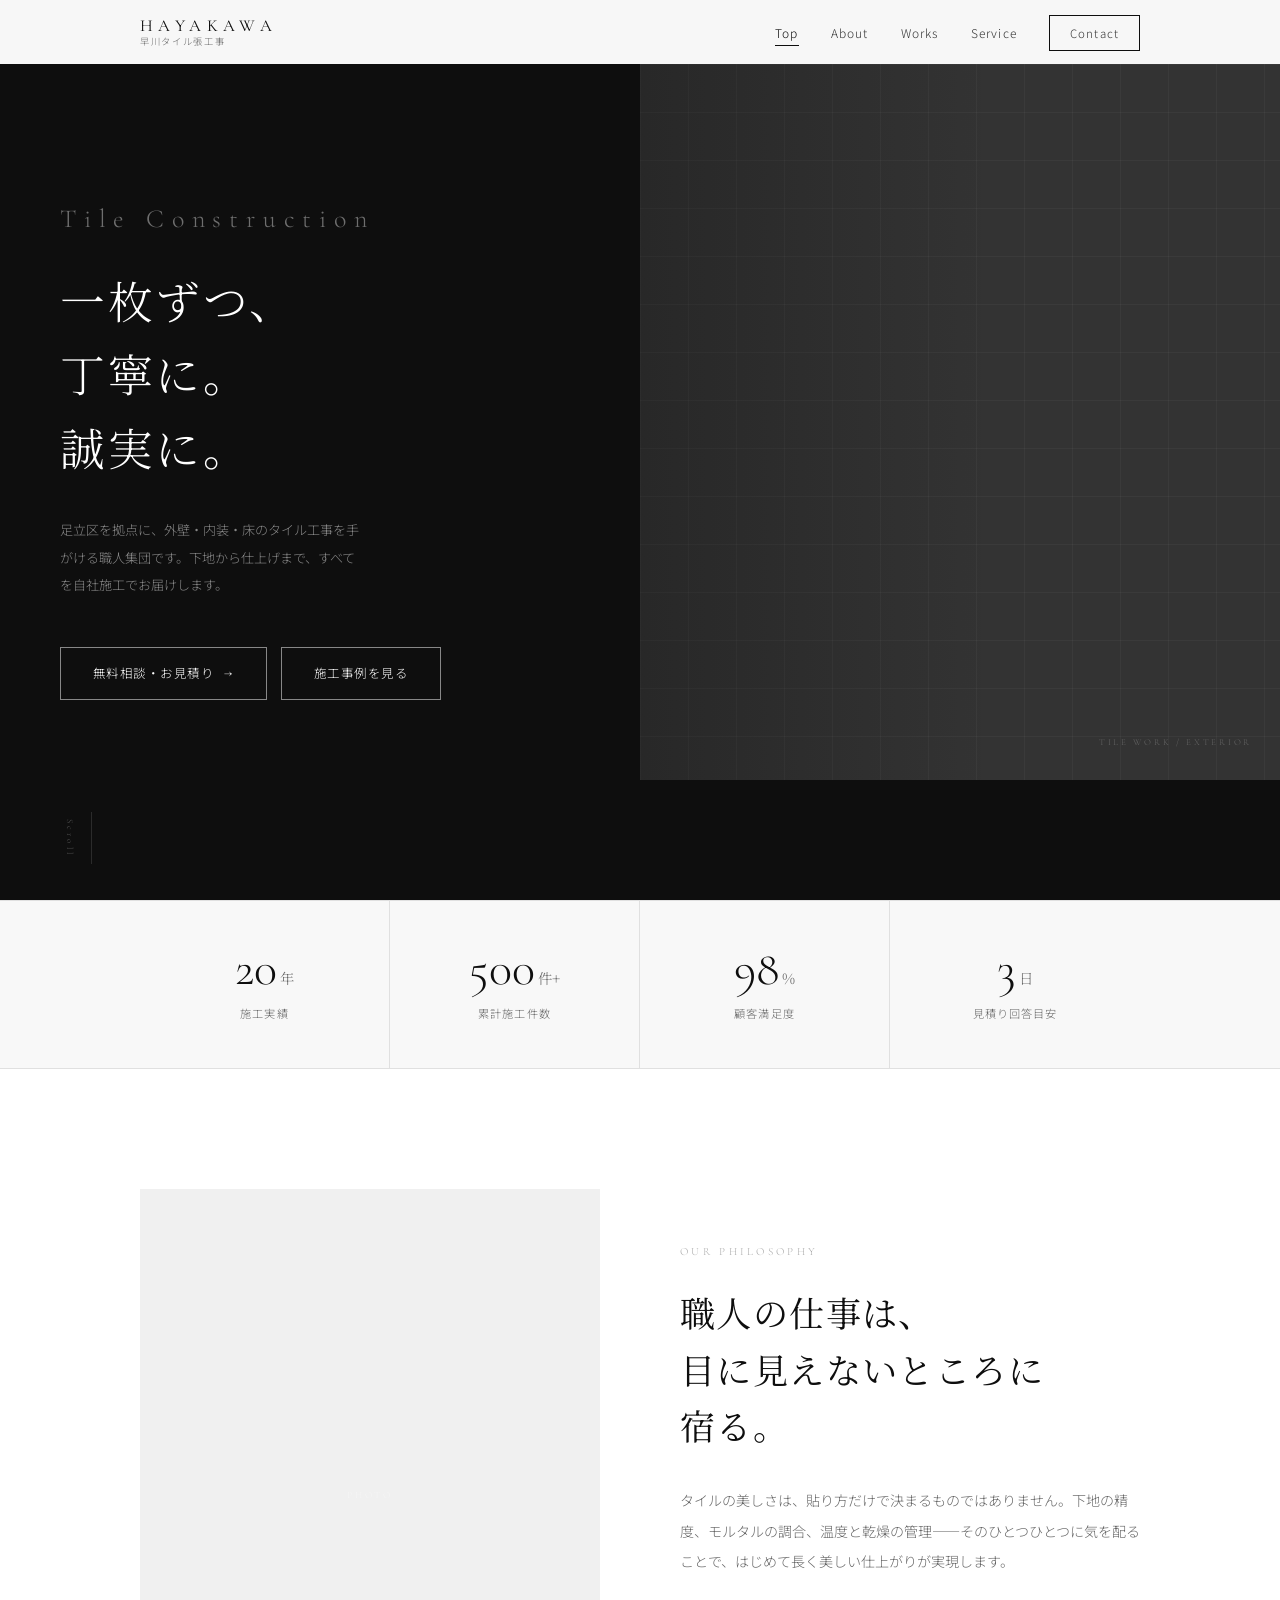
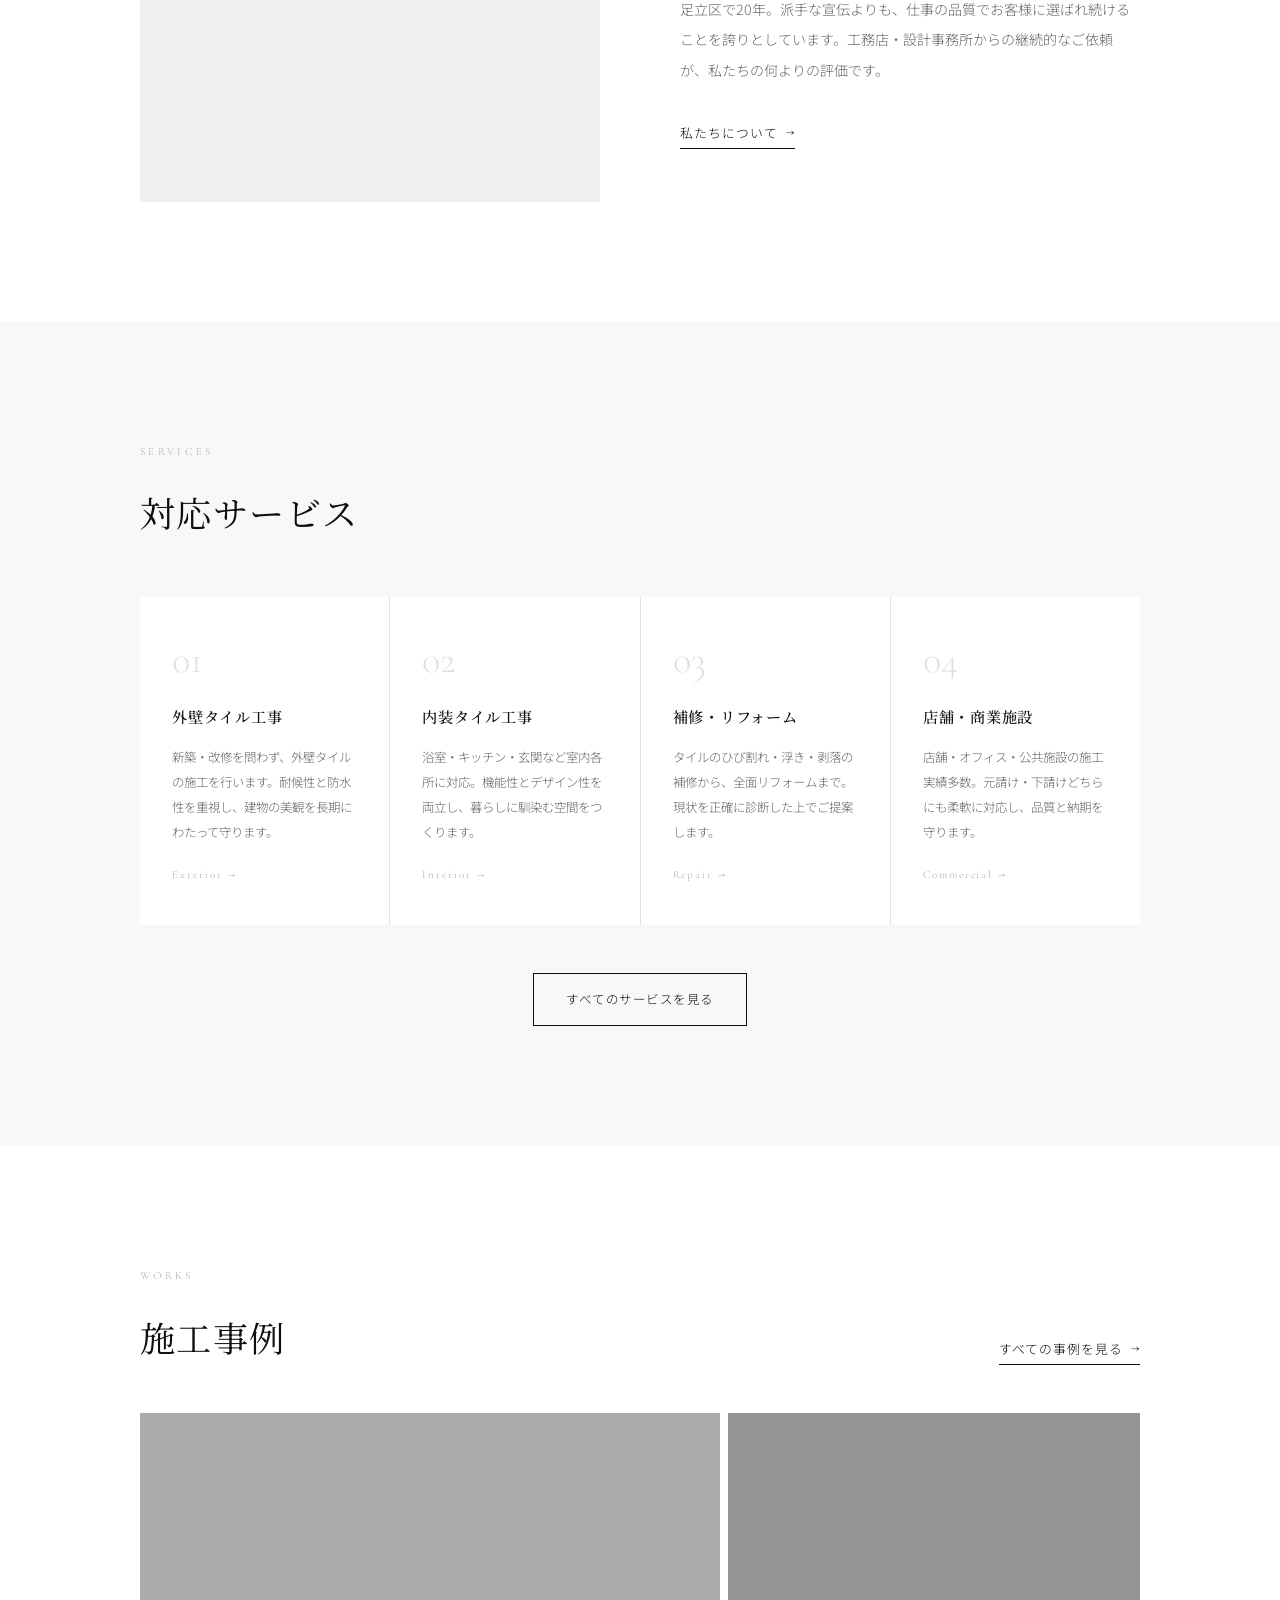
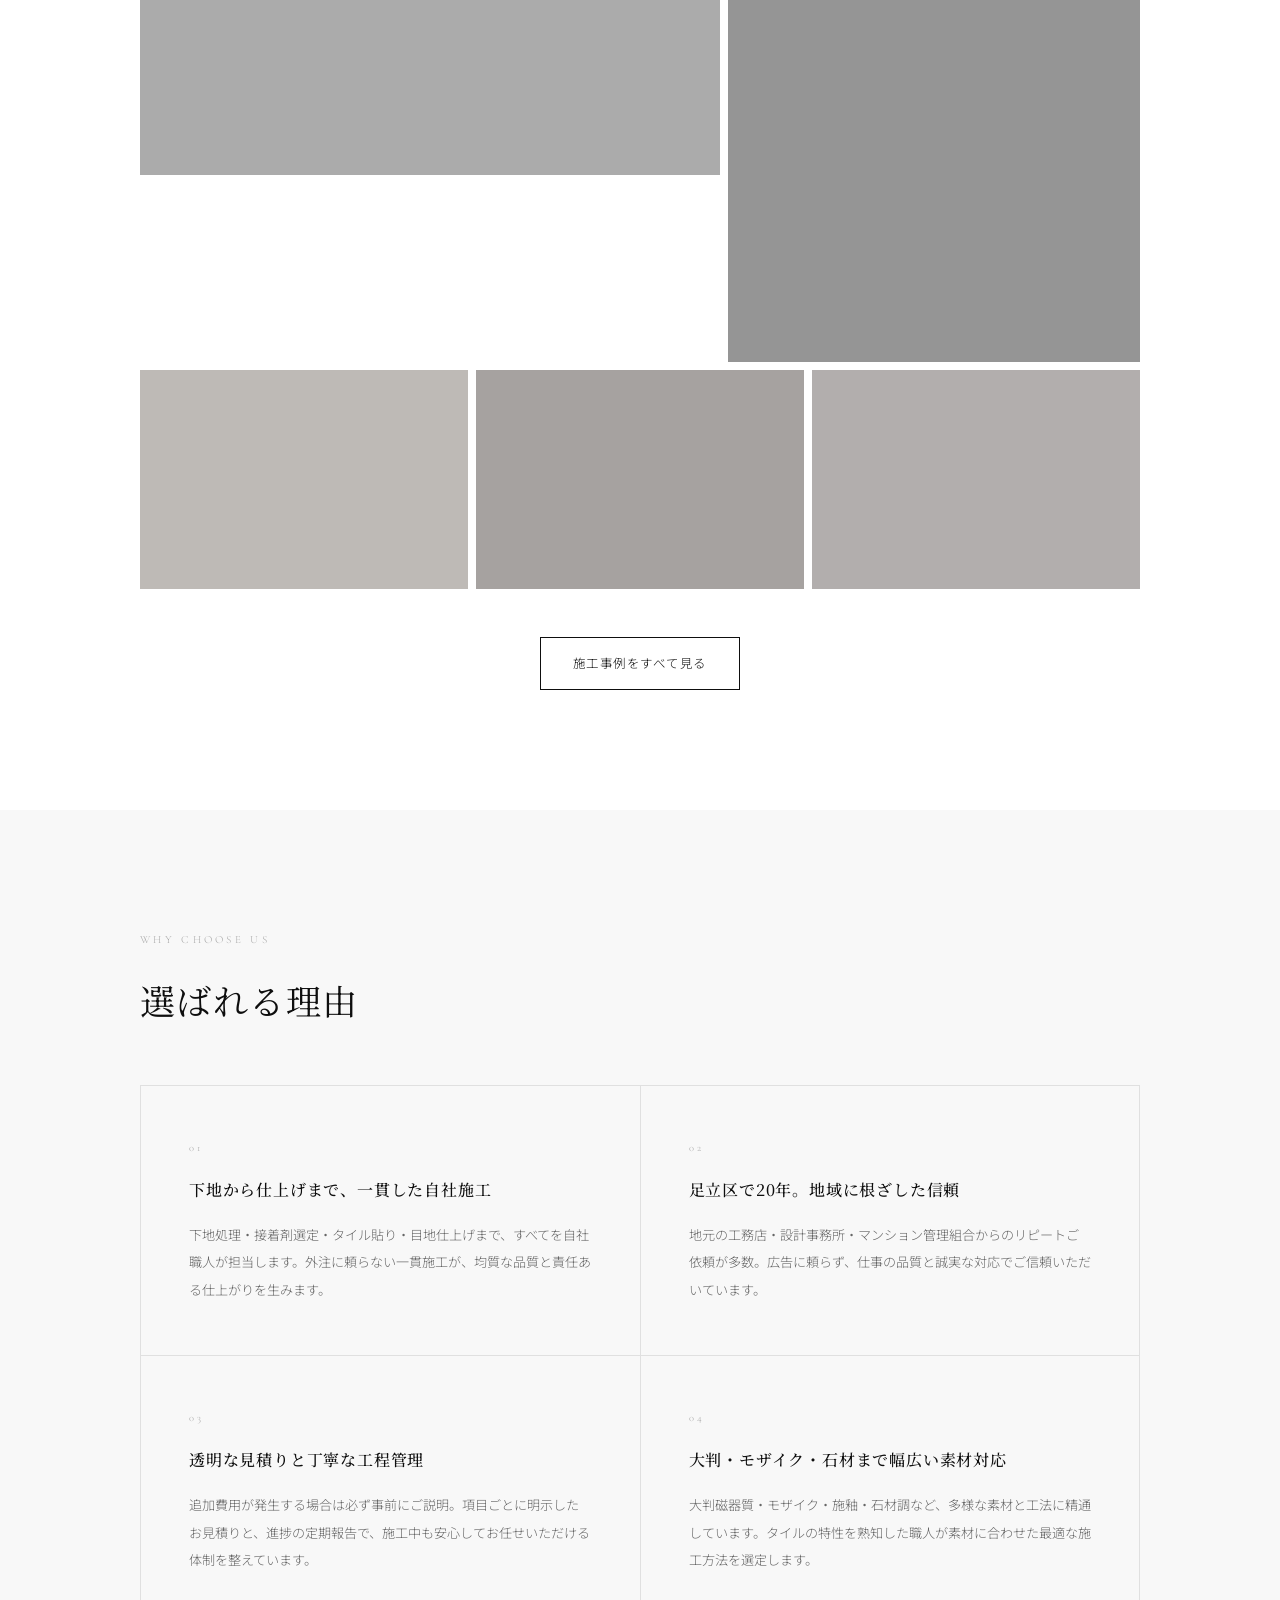
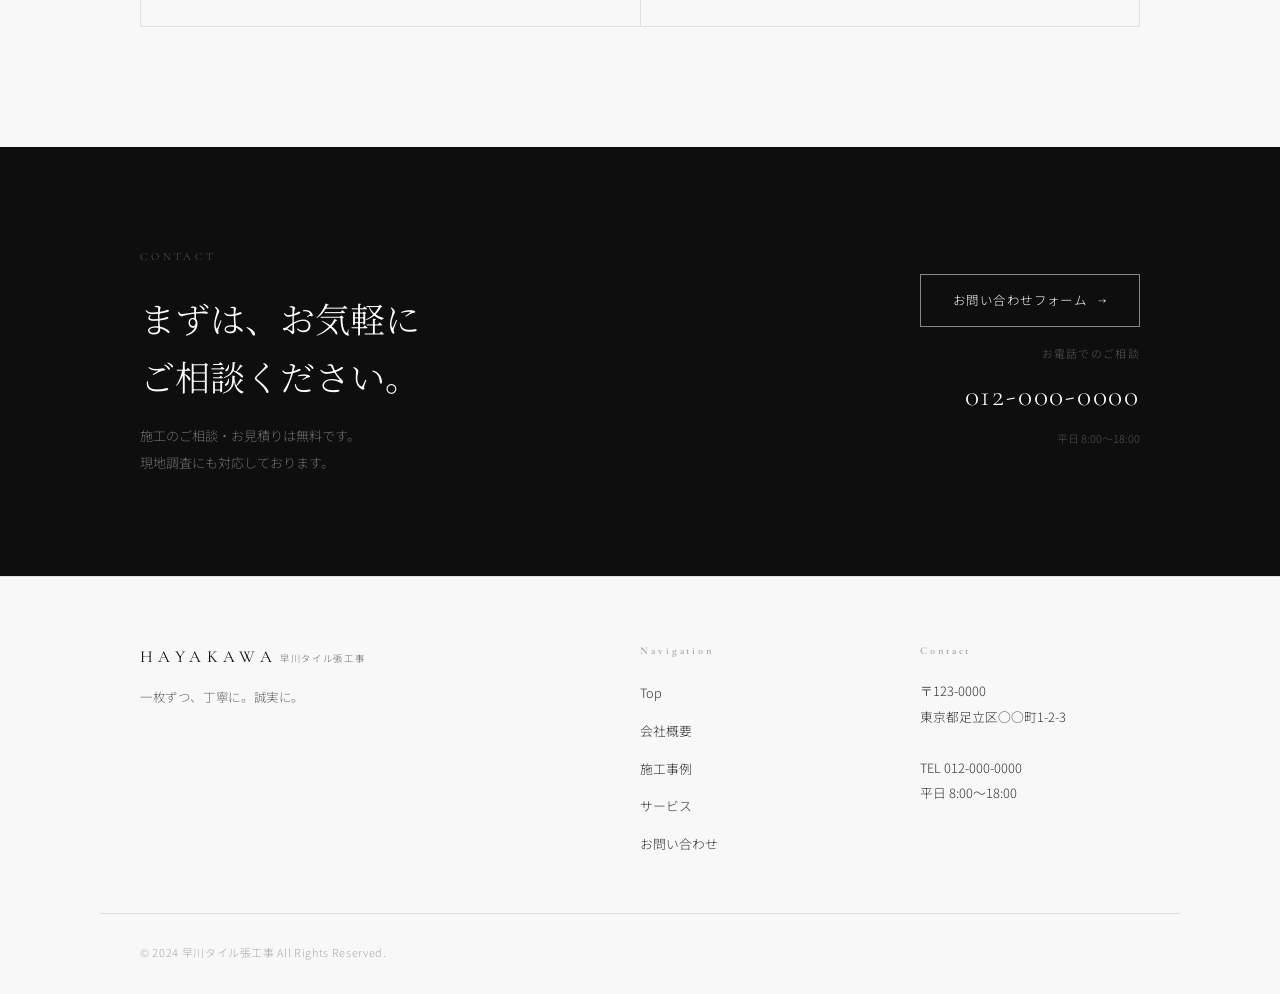
<file: index.html>
<!DOCTYPE html>
<html lang="ja">
<head>
  <meta charset="UTF-8">
  <meta name="viewport" content="width=device-width, initial-scale=1.0">
  <title>早川タイル張工事 | 足立区のタイル専門職人</title>
  <meta name="description" content="足立区を中心に東京・首都圏でタイル工事を手がける早川タイル張工事。外壁タイル・内装タイル・床タイルの施工から補修まで、丁寧な一貫施工で信頼をお届けします。">
  <link rel="preconnect" href="https://fonts.googleapis.com">
  <link rel="preconnect" href="https://fonts.gstatic.com" crossorigin>
  <link href="https://fonts.googleapis.com/css2?family=Cormorant+Garamond:wght@300;400;500&family=Noto+Sans+JP:wght@300;400;500&family=Noto+Serif+JP:wght@300;400;500&display=swap" rel="stylesheet">
  <link rel="stylesheet" href="css/style.css">
</head>
<body>

<header class="header" id="header">
  <div class="header-inner">
    <div class="logo">
      <a href="index.html">
        <span class="logo-en">HAYAKAWA</span>
        <span class="logo-ja">早川タイル張工事</span>
      </a>
    </div>
    <nav>
      <ul class="nav-list">
        <li><a href="index.html" class="nav-link active">Top</a></li>
        <li><a href="about.html" class="nav-link">About</a></li>
        <li><a href="works.html" class="nav-link">Works</a></li>
        <li><a href="service.html" class="nav-link">Service</a></li>
        <li><a href="contact.html" class="nav-link nav-cta">Contact</a></li>
      </ul>
    </nav>
    <button class="hamburger" id="hamburger" aria-label="メニュー">
      <span></span><span></span><span></span>
    </button>
  </div>
</header>

<nav class="mobile-nav" id="mobileNav">
  <a href="index.html">Top</a>
  <a href="about.html">About</a>
  <a href="works.html">Works</a>
  <a href="service.html">Service</a>
  <a href="contact.html">Contact</a>
</nav>

<main>

  <!-- Hero -->
  <section class="hero">
    <div class="hero-left">
      <div class="hero-copy">
        <em>Tile Construction</em>
        一枚ずつ、<br>
        丁寧に。<br>
        誠実に。
      </div>
      <p class="hero-sub">
        足立区を拠点に、外壁・内装・床のタイル工事を手がける職人集団です。下地から仕上げまで、すべてを自社施工でお届けします。
      </p>
      <div class="hero-actions">
        <a href="contact.html" class="btn btn-ghost-w btn-arrow">無料相談・お見積り</a>
        <a href="works.html" class="btn btn-ghost-w">施工事例を見る</a>
      </div>
    </div>
    <div class="hero-right">
      <div class="hero-img" style="background-image:url('https://images.unsplash.com/photo-1600585154526-990dced4db0d?w=1600&q=80'); background-size:cover; background-position:center;">
        <span class="hero-img-label">TILE WORK / EXTERIOR</span>
        <!-- 実際の写真: style="background-image:url('images/hero.jpg')" を追加 -->
      </div>
    </div>
    <div class="hero-scroll">
      <span>Scroll</span>
      <div class="scroll-bar"></div>
    </div>
  </section>

  <!-- Numbers -->
  <div class="intro">
    <div class="intro-inner">
      <div class="intro-stat reveal">
        <div class="intro-num"><span class="count" data-to="20">0</span><span class="intro-unit">年</span></div>
        <div class="intro-label">施工実績</div>
      </div>
      <div class="intro-stat reveal d1">
        <div class="intro-num"><span class="count" data-to="500">0</span><span class="intro-unit">件+</span></div>
        <div class="intro-label">累計施工件数</div>
      </div>
      <div class="intro-stat reveal d2">
        <div class="intro-num"><span class="count" data-to="98">0</span><span class="intro-unit">%</span></div>
        <div class="intro-label">顧客満足度</div>
      </div>
      <div class="intro-stat reveal d3">
        <div class="intro-num"><span class="count" data-to="3">0</span><span class="intro-unit">日</span></div>
        <div class="intro-label">見積り回答目安</div>
      </div>
    </div>
  </div>

  <!-- Philosophy -->
  <section class="philosophy">
    <div class="philosophy-inner">
      <div class="philosophy-photo reveal">
        <div class="philosophy-photo-bg" style="background-image:url('https://images.unsplash.com/photo-1504307651254-35680f356dfd?w=900&q=80'); background-size:cover; background-position:center;">
          <span class="photo-hint">PHOTO</span>
          <!-- 実際の写真: style="background-image:url('images/philosophy.jpg')" を追加 -->
        </div>
      </div>
      <div class="philosophy-text reveal d1">
        <span class="eyebrow">Our Philosophy</span>
        <h2 class="section-h">
          職人の仕事は、<br>
          目に見えないところに<br>
          宿る。
        </h2>
        <p class="body-text" style="margin-top:32px;">
          タイルの美しさは、貼り方だけで決まるものではありません。下地の精度、モルタルの調合、温度と乾燥の管理——そのひとつひとつに気を配ることで、はじめて長く美しい仕上がりが実現します。
        </p>
        <p class="body-text" style="margin-top:18px;">
          足立区で20年。派手な宣伝よりも、仕事の品質でお客様に選ばれ続けることを誇りとしています。工務店・設計事務所からの継続的なご依頼が、私たちの何よりの評価です。
        </p>
        <a href="about.html" class="t-link" style="margin-top:36px;">私たちについて</a>
      </div>
    </div>
  </section>

  <!-- Services -->
  <section class="services-top">
    <div class="wrap">
      <span class="eyebrow reveal">Services</span>
      <h2 class="section-h reveal d1">対応サービス</h2>
      <div class="services-grid">
        <div class="svc-card reveal">
          <div class="svc-num">01</div>
          <div class="svc-name">外壁タイル工事</div>
          <p class="svc-desc">新築・改修を問わず、外壁タイルの施工を行います。耐候性と防水性を重視し、建物の美観を長期にわたって守ります。</p>
          <span class="svc-more">Exterior →</span>
        </div>
        <div class="svc-card reveal d1">
          <div class="svc-num">02</div>
          <div class="svc-name">内装タイル工事</div>
          <p class="svc-desc">浴室・キッチン・玄関など室内各所に対応。機能性とデザイン性を両立し、暮らしに馴染む空間をつくります。</p>
          <span class="svc-more">Interior →</span>
        </div>
        <div class="svc-card reveal d2">
          <div class="svc-num">03</div>
          <div class="svc-name">補修・リフォーム</div>
          <p class="svc-desc">タイルのひび割れ・浮き・剥落の補修から、全面リフォームまで。現状を正確に診断した上でご提案します。</p>
          <span class="svc-more">Repair →</span>
        </div>
        <div class="svc-card reveal d3">
          <div class="svc-num">04</div>
          <div class="svc-name">店舗・商業施設</div>
          <p class="svc-desc">店舗・オフィス・公共施設の施工実績多数。元請け・下請けどちらにも柔軟に対応し、品質と納期を守ります。</p>
          <span class="svc-more">Commercial →</span>
        </div>
      </div>
      <div class="services-cta reveal">
        <a href="service.html" class="btn btn-ghost">すべてのサービスを見る</a>
      </div>
    </div>
  </section>

  <!-- Works -->
  <section class="works-top">
    <div class="wrap">
      <div class="works-header">
        <div>
          <span class="eyebrow reveal">Works</span>
          <h2 class="section-h reveal d1">施工事例</h2>
        </div>
        <a href="works.html" class="t-link reveal">すべての事例を見る</a>
      </div>
      <div class="works-masonry">
        <div class="work-thumb reveal">
          <div class="work-img">
            <div class="work-img-bg w1" style="background-image:url('https://images.unsplash.com/photo-1558618666-fcd25c85cd64?w=1200&q=80'); background-size:cover; background-position:center;"></div>
            <div class="work-overlay">
              <div class="work-caption">
                <span class="work-tag">外壁タイル</span>
                <h3>戸建て住宅 外壁全面張替え<br><small style="font-size:0.78em;opacity:.8">東京都 S様邸 / 180㎡</small></h3>
              </div>
            </div>
          </div>
        </div>
        <div class="work-thumb reveal d1">
          <div class="work-img">
            <div class="work-img-bg w2" style="background-image:url('https://images.unsplash.com/photo-1552321554-5fefe8c9ef14?w=800&q=80'); background-size:cover; background-position:center;"></div>
            <div class="work-overlay">
              <div class="work-caption">
                <span class="work-tag">浴室タイル</span>
                <h3>マンション浴室リフォーム<br><small style="font-size:0.78em;opacity:.8">神奈川県 M様邸</small></h3>
              </div>
            </div>
          </div>
        </div>
        <div class="work-thumb reveal">
          <div class="work-img">
            <div class="work-img-bg w3" style="background-image:url('https://images.unsplash.com/photo-1600566753376-12c8ab7fb75b?w=800&q=80'); background-size:cover; background-position:center;"></div>
            <div class="work-overlay">
              <div class="work-caption">
                <span class="work-tag">エントランス</span>
                <h3>集合住宅 エントランス<br><small style="font-size:0.78em;opacity:.8">埼玉県 管理組合様</small></h3>
              </div>
            </div>
          </div>
        </div>
        <div class="work-thumb reveal d1">
          <div class="work-img">
            <div class="work-img-bg w4" style="background-image:url('https://images.unsplash.com/photo-1631889993959-41b4e9c6e3c5?w=800&q=80'); background-size:cover; background-position:center;"></div>
            <div class="work-overlay">
              <div class="work-caption">
                <span class="work-tag">商業施設</span>
                <h3>飲食店 内外装施工<br><small style="font-size:0.78em;opacity:.8">東京都 飲食店様</small></h3>
              </div>
            </div>
          </div>
        </div>
        <div class="work-thumb reveal d2">
          <div class="work-img">
            <div class="work-img-bg w5" style="background-image:url('https://images.unsplash.com/photo-1556909114-f6e7ad7d3136?w=800&q=80'); background-size:cover; background-position:center;"></div>
            <div class="work-overlay">
              <div class="work-caption">
                <span class="work-tag">内装タイル</span>
                <h3>リノベーション キッチン<br><small style="font-size:0.78em;opacity:.8">東京都 Y様邸</small></h3>
              </div>
            </div>
          </div>
        </div>
      </div>
      <div class="works-footer reveal">
        <a href="works.html" class="btn btn-ghost">施工事例をすべて見る</a>
      </div>
    </div>
  </section>

  <!-- Reasons -->
  <section class="reasons">
    <div class="wrap">
      <span class="eyebrow reveal">Why Choose Us</span>
      <h2 class="section-h reveal d1">選ばれる理由</h2>
      <div class="reasons-grid">
        <div class="reason-card reveal">
          <span class="reason-no">01</span>
          <h3>下地から仕上げまで、一貫した自社施工</h3>
          <p>下地処理・接着剤選定・タイル貼り・目地仕上げまで、すべてを自社職人が担当します。外注に頼らない一貫施工が、均質な品質と責任ある仕上がりを生みます。</p>
        </div>
        <div class="reason-card reveal d1">
          <span class="reason-no">02</span>
          <h3>足立区で20年。地域に根ざした信頼</h3>
          <p>地元の工務店・設計事務所・マンション管理組合からのリピートご依頼が多数。広告に頼らず、仕事の品質と誠実な対応でご信頼いただいています。</p>
        </div>
        <div class="reason-card reveal d2">
          <span class="reason-no">03</span>
          <h3>透明な見積りと丁寧な工程管理</h3>
          <p>追加費用が発生する場合は必ず事前にご説明。項目ごとに明示したお見積りと、進捗の定期報告で、施工中も安心してお任せいただける体制を整えています。</p>
        </div>
        <div class="reason-card reveal d3">
          <span class="reason-no">04</span>
          <h3>大判・モザイク・石材まで幅広い素材対応</h3>
          <p>大判磁器質・モザイク・施釉・石材調など、多様な素材と工法に精通しています。タイルの特性を熟知した職人が素材に合わせた最適な施工方法を選定します。</p>
        </div>
      </div>
    </div>
  </section>

  <!-- CTA -->
  <div class="cta-band">
    <div class="cta-band-inner">
      <div class="reveal">
        <span class="eyebrow">Contact</span>
        <h2 class="cta-heading">
          まずは、お気軽に<br>
          ご相談ください。
        </h2>
        <p class="cta-note">施工のご相談・お見積りは無料です。<br>現地調査にも対応しております。</p>
      </div>
      <div class="cta-actions reveal d1">
        <a href="contact.html" class="btn btn-ghost-w btn-arrow">お問い合わせフォーム</a>
        <div class="cta-tel-wrap">
          <span class="cta-tel-label">お電話でのご相談</span>
          <a href="tel:0120000000" class="cta-tel-num">012-000-0000</a>
          <span class="cta-tel-hours">平日 8:00〜18:00</span>
        </div>
      </div>
    </div>
  </div>

</main>

<footer class="footer">
  <div class="footer-inner">
    <div class="footer-brand">
      <div class="logo">
        <span class="logo-en">HAYAKAWA</span>
        <span class="logo-ja">早川タイル張工事</span>
      </div>
      <p class="footer-tagline">一枚ずつ、丁寧に。誠実に。</p>
    </div>
    <div class="footer-col">
      <h4>Navigation</h4>
      <ul>
        <li><a href="index.html">Top</a></li>
        <li><a href="about.html">会社概要</a></li>
        <li><a href="works.html">施工事例</a></li>
        <li><a href="service.html">サービス</a></li>
        <li><a href="contact.html">お問い合わせ</a></li>
      </ul>
    </div>
    <div class="footer-col">
      <h4>Contact</h4>
      <address>
        〒123-0000<br>
        東京都足立区○○町1-2-3<br><br>
        TEL 012-000-0000<br>
        平日 8:00〜18:00
      </address>
    </div>
  </div>
  <p class="footer-copy">&copy; 2024 早川タイル張工事 All Rights Reserved.</p>
</footer>

<a href="contact.html" class="fixed-btn" id="fixedBtn">
  <svg viewBox="0 0 24 24" fill="none" stroke="currentColor" stroke-width="1.5">
    <path d="M20 4H4C2.9 4 2 4.9 2 6v12c0 1.1.9 2 2 2h16c1.1 0 2-.9 2-2V6c0-1.1-.9-2-2-2z"/>
    <path d="M22 6L12 13 2 6"/>
  </svg>
  お問い合わせ
</a>

<script src="js/main.js"></script>
</body>
</html>
</file>
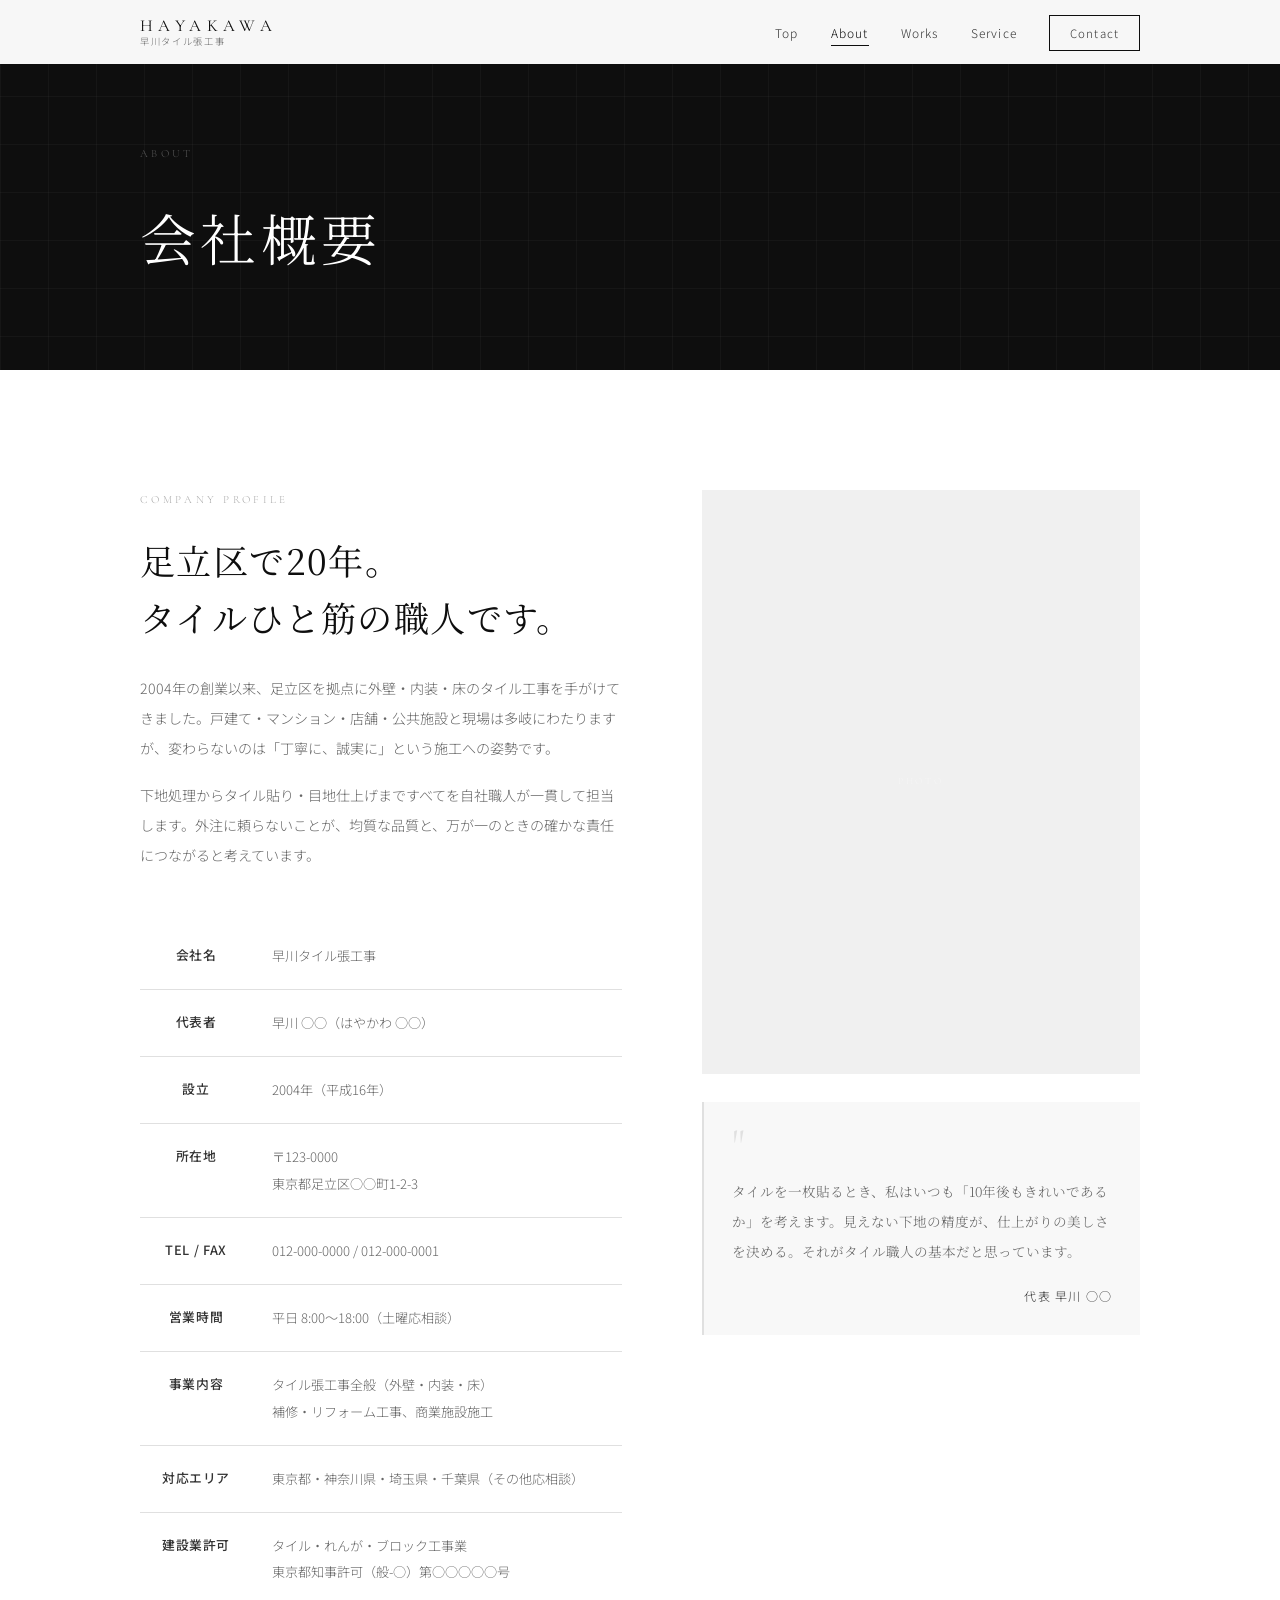
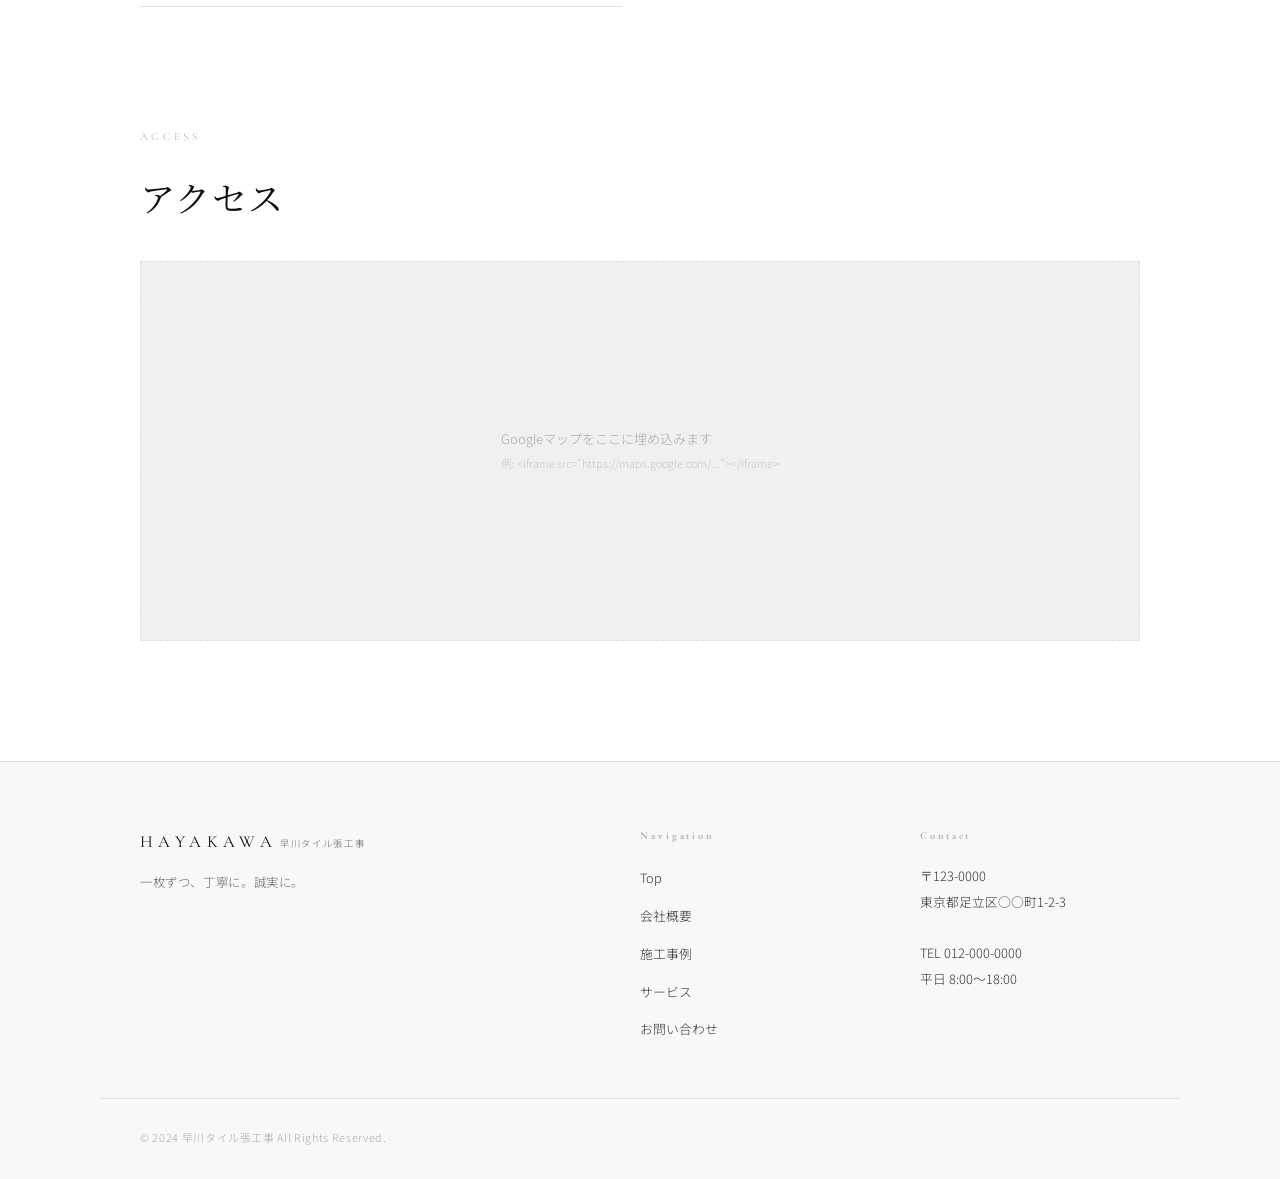
<file: about.html>
<!DOCTYPE html>
<html lang="ja">
<head>
  <meta charset="UTF-8">
  <meta name="viewport" content="width=device-width, initial-scale=1.0">
  <title>会社概要 | 早川タイル張工事 — 足立区のタイル専門職人</title>
  <meta name="description" content="足立区を拠点に20年以上のタイル工事実績。外壁タイル・内装タイル・床タイルの施工から補修まで対応する早川タイル張工事の会社概要ページです。">
  <link rel="preconnect" href="https://fonts.googleapis.com">
  <link rel="preconnect" href="https://fonts.gstatic.com" crossorigin>
  <link href="https://fonts.googleapis.com/css2?family=Cormorant+Garamond:wght@300;400;500&family=Noto+Sans+JP:wght@300;400;500&family=Noto+Serif+JP:wght@300;400;500&display=swap" rel="stylesheet">
  <link rel="stylesheet" href="css/style.css">
  <link rel="stylesheet" href="css/pages.css">
</head>
<body>

<header class="header" id="header">
  <div class="header-inner">
    <div class="logo">
      <a href="index.html">
        <span class="logo-en">HAYAKAWA</span>
        <span class="logo-ja">早川タイル張工事</span>
      </a>
    </div>
    <nav>
      <ul class="nav-list">
        <li><a href="index.html" class="nav-link">Top</a></li>
        <li><a href="about.html" class="nav-link active">About</a></li>
        <li><a href="works.html" class="nav-link">Works</a></li>
        <li><a href="service.html" class="nav-link">Service</a></li>
        <li><a href="contact.html" class="nav-link nav-cta">Contact</a></li>
      </ul>
    </nav>
    <button class="hamburger" id="hamburger" aria-label="メニュー">
      <span></span><span></span><span></span>
    </button>
  </div>
</header>

<nav class="mobile-nav" id="mobileNav">
  <a href="index.html">Top</a>
  <a href="about.html">About</a>
  <a href="works.html">Works</a>
  <a href="service.html">Service</a>
  <a href="contact.html">Contact</a>
</nav>

<main>

  <div class="page-hero">
    <div class="page-hero-inner">
      <span class="eyebrow">About</span>
      <h1 class="page-hero-h">会社概要</h1>
    </div>
  </div>

  <!-- Profile + Photo -->
  <section>
    <div class="about-split">
      <div class="reveal">
        <span class="eyebrow">Company Profile</span>
        <div class="about-intro-head">
          <h2 class="section-h">足立区で20年。<br>タイルひと筋の職人です。</h2>
          <p class="body-text" style="margin-top:28px;">
            2004年の創業以来、足立区を拠点に外壁・内装・床のタイル工事を手がけてきました。戸建て・マンション・店舗・公共施設と現場は多岐にわたりますが、変わらないのは「丁寧に、誠実に」という施工への姿勢です。
          </p>
          <p class="body-text" style="margin-top:16px;">
            下地処理からタイル貼り・目地仕上げまですべてを自社職人が一貫して担当します。外注に頼らないことが、均質な品質と、万が一のときの確かな責任につながると考えています。
          </p>
        </div>

        <table class="info-table" style="margin-top:52px;">
          <tbody>
            <tr>
              <th>会社名</th>
              <td>早川タイル張工事</td>
            </tr>
            <tr>
              <th>代表者</th>
              <td>早川 ○○（はやかわ ○○）</td>
            </tr>
            <tr>
              <th>設立</th>
              <td>2004年（平成16年）</td>
            </tr>
            <tr>
              <th>所在地</th>
              <td>〒123-0000<br>東京都足立区○○町1-2-3</td>
            </tr>
            <tr>
              <th>TEL / FAX</th>
              <td>012-000-0000 / 012-000-0001</td>
            </tr>
            <tr>
              <th>営業時間</th>
              <td>平日 8:00〜18:00（土曜応相談）</td>
            </tr>
            <tr>
              <th>事業内容</th>
              <td>タイル張工事全般（外壁・内装・床）<br>補修・リフォーム工事、商業施設施工</td>
            </tr>
            <tr>
              <th>対応エリア</th>
              <td>東京都・神奈川県・埼玉県・千葉県（その他応相談）</td>
            </tr>
            <tr>
              <th>建設業許可</th>
              <td>タイル・れんが・ブロック工事業<br>東京都知事許可（般-○）第○○○○○号</td>
            </tr>
          </tbody>
        </table>
      </div>

      <div class="about-photo reveal d1">
        <div class="about-photo-main">
          <div class="about-photo-inner" style="background-image:url('https://images.unsplash.com/photo-1504307651254-35680f356dfd?w=900&q=80'); background-size:cover; background-position:center top;">
            <span class="photo-hint">PHOTO</span>
            <!-- 実際の写真: style="background-image:url('images/about.jpg')" を追加 -->
          </div>
        </div>
        <div class="about-message">
          <p class="about-message-q">"</p>
          <p class="about-message-body">
            タイルを一枚貼るとき、私はいつも「10年後もきれいであるか」を考えます。見えない下地の精度が、仕上がりの美しさを決める。それがタイル職人の基本だと思っています。
          </p>
          <p class="about-message-name">代表 早川 ○○</p>
        </div>
      </div>
    </div>
  </section>

  <!-- Access -->
  <section style="padding-top:0;">
    <div class="wrap">
      <span class="eyebrow reveal">Access</span>
      <h2 class="section-h reveal d1" style="margin-bottom:36px;">アクセス</h2>
      <div class="map-placeholder reveal">
        <p>Googleマップをここに埋め込みます<br><small style="opacity:.6">例: &lt;iframe src="https://maps.google.com/..."&gt;&lt;/iframe&gt;</small></p>
      </div>
    </div>
  </section>

</main>

<footer class="footer">
  <div class="footer-inner">
    <div class="footer-brand">
      <div class="logo">
        <span class="logo-en">HAYAKAWA</span>
        <span class="logo-ja">早川タイル張工事</span>
      </div>
      <p class="footer-tagline">一枚ずつ、丁寧に。誠実に。</p>
    </div>
    <div class="footer-col">
      <h4>Navigation</h4>
      <ul>
        <li><a href="index.html">Top</a></li>
        <li><a href="about.html">会社概要</a></li>
        <li><a href="works.html">施工事例</a></li>
        <li><a href="service.html">サービス</a></li>
        <li><a href="contact.html">お問い合わせ</a></li>
      </ul>
    </div>
    <div class="footer-col">
      <h4>Contact</h4>
      <address>
        〒123-0000<br>東京都足立区○○町1-2-3<br><br>
        TEL 012-000-0000<br>平日 8:00〜18:00
      </address>
    </div>
  </div>
  <p class="footer-copy">&copy; 2024 早川タイル張工事 All Rights Reserved.</p>
</footer>

<a href="contact.html" class="fixed-btn" id="fixedBtn">
  <svg viewBox="0 0 24 24" fill="none" stroke="currentColor" stroke-width="1.5">
    <path d="M20 4H4C2.9 4 2 4.9 2 6v12c0 1.1.9 2 2 2h16c1.1 0 2-.9 2-2V6c0-1.1-.9-2-2-2z"/>
    <path d="M22 6L12 13 2 6"/>
  </svg>
  お問い合わせ
</a>

<script src="js/main.js"></script>
</body>
</html>
</file>
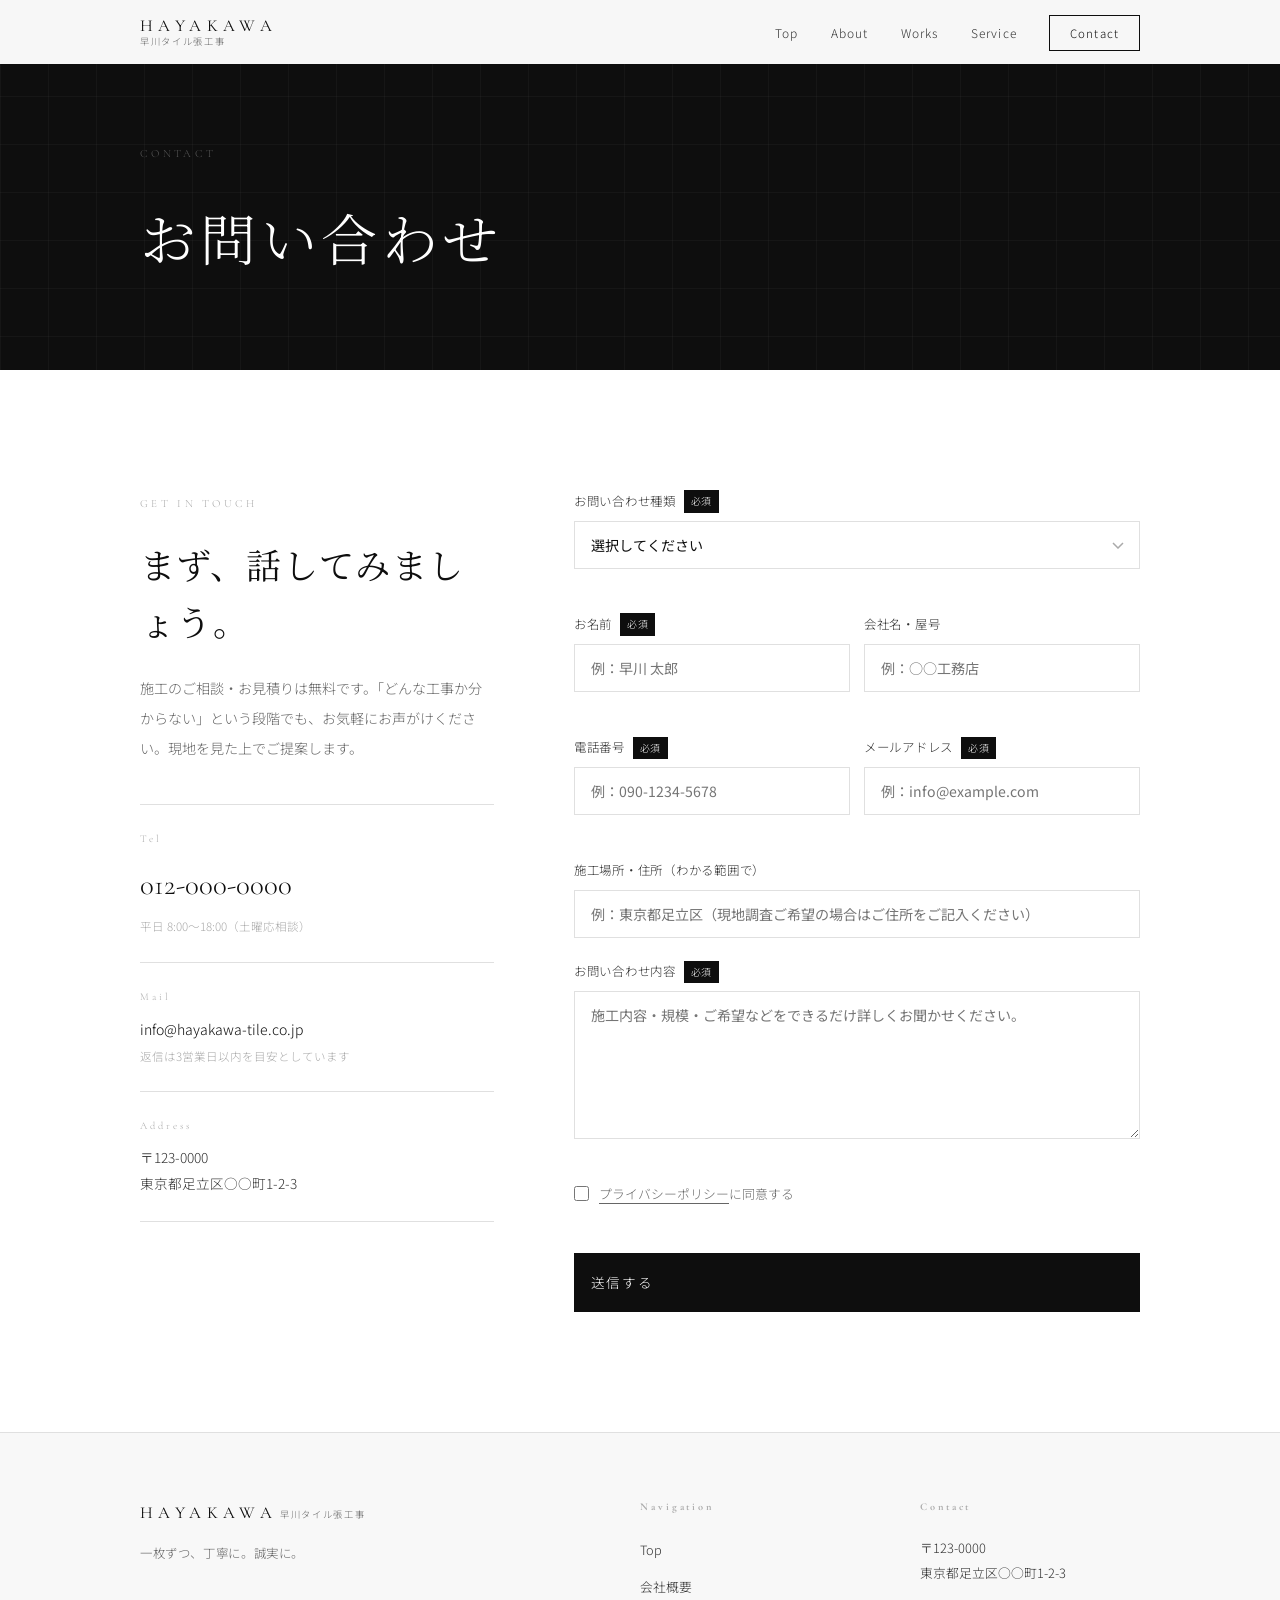
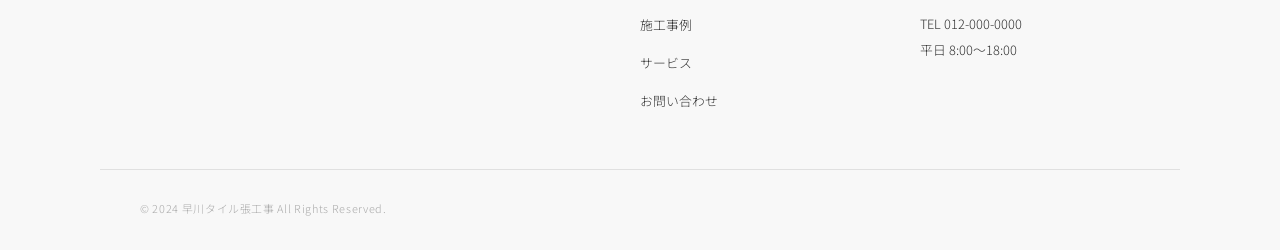
<file: contact.html>
<!DOCTYPE html>
<html lang="ja">
<head>
  <meta charset="UTF-8">
  <meta name="viewport" content="width=device-width, initial-scale=1.0">
  <title>お問い合わせ | 早川タイル張工事</title>
  <meta name="description" content="早川タイル張工事へのご相談・お見積りはこちらから。タイル工事に関するご質問、足立区・首都圏のタイル施工のご依頼をお待ちしております。">
  <link rel="preconnect" href="https://fonts.googleapis.com">
  <link rel="preconnect" href="https://fonts.gstatic.com" crossorigin>
  <link href="https://fonts.googleapis.com/css2?family=Cormorant+Garamond:wght@300;400;500&family=Noto+Sans+JP:wght@300;400;500&family=Noto+Serif+JP:wght@300;400;500&display=swap" rel="stylesheet">
  <link rel="stylesheet" href="css/style.css">
  <link rel="stylesheet" href="css/pages.css">
</head>
<body>

<header class="header" id="header">
  <div class="header-inner">
    <div class="logo">
      <a href="index.html">
        <span class="logo-en">HAYAKAWA</span>
        <span class="logo-ja">早川タイル張工事</span>
      </a>
    </div>
    <nav>
      <ul class="nav-list">
        <li><a href="index.html" class="nav-link">Top</a></li>
        <li><a href="about.html" class="nav-link">About</a></li>
        <li><a href="works.html" class="nav-link">Works</a></li>
        <li><a href="service.html" class="nav-link">Service</a></li>
        <li><a href="contact.html" class="nav-link active nav-cta">Contact</a></li>
      </ul>
    </nav>
    <button class="hamburger" id="hamburger" aria-label="メニュー">
      <span></span><span></span><span></span>
    </button>
  </div>
</header>

<nav class="mobile-nav" id="mobileNav">
  <a href="index.html">Top</a>
  <a href="about.html">About</a>
  <a href="works.html">Works</a>
  <a href="service.html">Service</a>
  <a href="contact.html">Contact</a>
</nav>

<main>

  <div class="page-hero">
    <div class="page-hero-inner">
      <span class="eyebrow">Contact</span>
      <h1 class="page-hero-h">お問い合わせ</h1>
    </div>
  </div>

  <section>
    <div class="contact-wrap">

      <!-- Info -->
      <div class="contact-info-block reveal">
        <span class="eyebrow">Get in Touch</span>
        <h2 class="section-h">
          まず、話してみましょう。
        </h2>
        <p class="body-text" style="margin-top:24px;">
          施工のご相談・お見積りは無料です。「どんな工事か分からない」という段階でも、お気軽にお声がけください。現地を見た上でご提案します。
        </p>

        <div class="contact-detail">
          <span class="contact-detail-label">Tel</span>
          <a href="tel:0120000000" class="contact-tel">012-000-0000</a>
          <p class="contact-note">平日 8:00〜18:00（土曜応相談）</p>
        </div>

        <div class="contact-detail">
          <span class="contact-detail-label">Mail</span>
          <span class="contact-mail">info@hayakawa-tile.co.jp</span>
          <p class="contact-note">返信は3営業日以内を目安としています</p>
        </div>

        <div class="contact-detail">
          <span class="contact-detail-label">Address</span>
          <p style="font-size:0.85rem;line-height:1.9;color:var(--gray-800);">〒123-0000<br>東京都足立区○○町1-2-3</p>
        </div>
      </div>

      <!-- Form -->
      <div class="contact-form-wrap reveal d1">
        <form class="c-form" id="contactForm" novalidate>

          <div class="c-group">
            <label class="c-label" for="type">
              お問い合わせ種類 <span class="c-req">必須</span>
            </label>
            <select class="c-input" id="type" name="type" required>
              <option value="">選択してください</option>
              <option value="estimate">お見積り依頼</option>
              <option value="consult">施工相談</option>
              <option value="repair">補修・リフォーム相談</option>
              <option value="other">その他</option>
            </select>
            <span class="c-err" id="err-type"></span>
          </div>

          <div class="c-form-row">
            <div class="c-group">
              <label class="c-label" for="name">お名前 <span class="c-req">必須</span></label>
              <input class="c-input" type="text" id="name" name="name" placeholder="例：早川 太郎" required>
              <span class="c-err" id="err-name"></span>
            </div>
            <div class="c-group">
              <label class="c-label" for="company">会社名・屋号</label>
              <input class="c-input" type="text" id="company" name="company" placeholder="例：○○工務店">
            </div>
          </div>

          <div class="c-form-row">
            <div class="c-group">
              <label class="c-label" for="tel">電話番号 <span class="c-req">必須</span></label>
              <input class="c-input" type="tel" id="tel" name="tel" placeholder="例：090-1234-5678" required>
              <span class="c-err" id="err-tel"></span>
            </div>
            <div class="c-group">
              <label class="c-label" for="email">メールアドレス <span class="c-req">必須</span></label>
              <input class="c-input" type="email" id="email" name="email" placeholder="例：info@example.com" required>
              <span class="c-err" id="err-email"></span>
            </div>
          </div>

          <div class="c-group">
            <label class="c-label" for="location">施工場所・住所（わかる範囲で）</label>
            <input class="c-input" type="text" id="location" name="location" placeholder="例：東京都足立区（現地調査ご希望の場合はご住所をご記入ください）">
          </div>

          <div class="c-group">
            <label class="c-label" for="message">お問い合わせ内容 <span class="c-req">必須</span></label>
            <textarea class="c-input c-textarea" id="message" name="message" rows="6" placeholder="施工内容・規模・ご希望などをできるだけ詳しくお聞かせください。" required></textarea>
            <span class="c-err" id="err-message"></span>
          </div>

          <div class="c-group">
            <label class="c-check">
              <input type="checkbox" id="privacy" name="privacy" required>
              <span><a href="#" style="border-bottom:1px solid currentColor;">プライバシーポリシー</a>に同意する</span>
            </label>
            <span class="c-err" id="err-privacy"></span>
          </div>

          <button type="submit" class="btn btn-dark c-submit" id="submitBtn">送信する</button>

          <div class="c-success" id="formSuccess">
            <p>お問い合わせありがとうございます。<br>内容を確認の上、3営業日以内にご連絡いたします。</p>
          </div>

        </form>
      </div>

    </div>
  </section>

</main>

<footer class="footer">
  <div class="footer-inner">
    <div class="footer-brand">
      <div class="logo">
        <span class="logo-en">HAYAKAWA</span>
        <span class="logo-ja">早川タイル張工事</span>
      </div>
      <p class="footer-tagline">一枚ずつ、丁寧に。誠実に。</p>
    </div>
    <div class="footer-col">
      <h4>Navigation</h4>
      <ul>
        <li><a href="index.html">Top</a></li>
        <li><a href="about.html">会社概要</a></li>
        <li><a href="works.html">施工事例</a></li>
        <li><a href="service.html">サービス</a></li>
        <li><a href="contact.html">お問い合わせ</a></li>
      </ul>
    </div>
    <div class="footer-col">
      <h4>Contact</h4>
      <address>
        〒123-0000<br>東京都足立区○○町1-2-3<br><br>
        TEL 012-000-0000<br>平日 8:00〜18:00
      </address>
    </div>
  </div>
  <p class="footer-copy">&copy; 2024 早川タイル張工事 All Rights Reserved.</p>
</footer>

<a href="contact.html" class="fixed-btn" id="fixedBtn">
  <svg viewBox="0 0 24 24" fill="none" stroke="currentColor" stroke-width="1.5">
    <path d="M20 4H4C2.9 4 2 4.9 2 6v12c0 1.1.9 2 2 2h16c1.1 0 2-.9 2-2V6c0-1.1-.9-2-2-2z"/>
    <path d="M22 6L12 13 2 6"/>
  </svg>
  お問い合わせ
</a>

<script src="js/main.js"></script>
<script src="js/contact.js"></script>
</body>
</html>
</file>
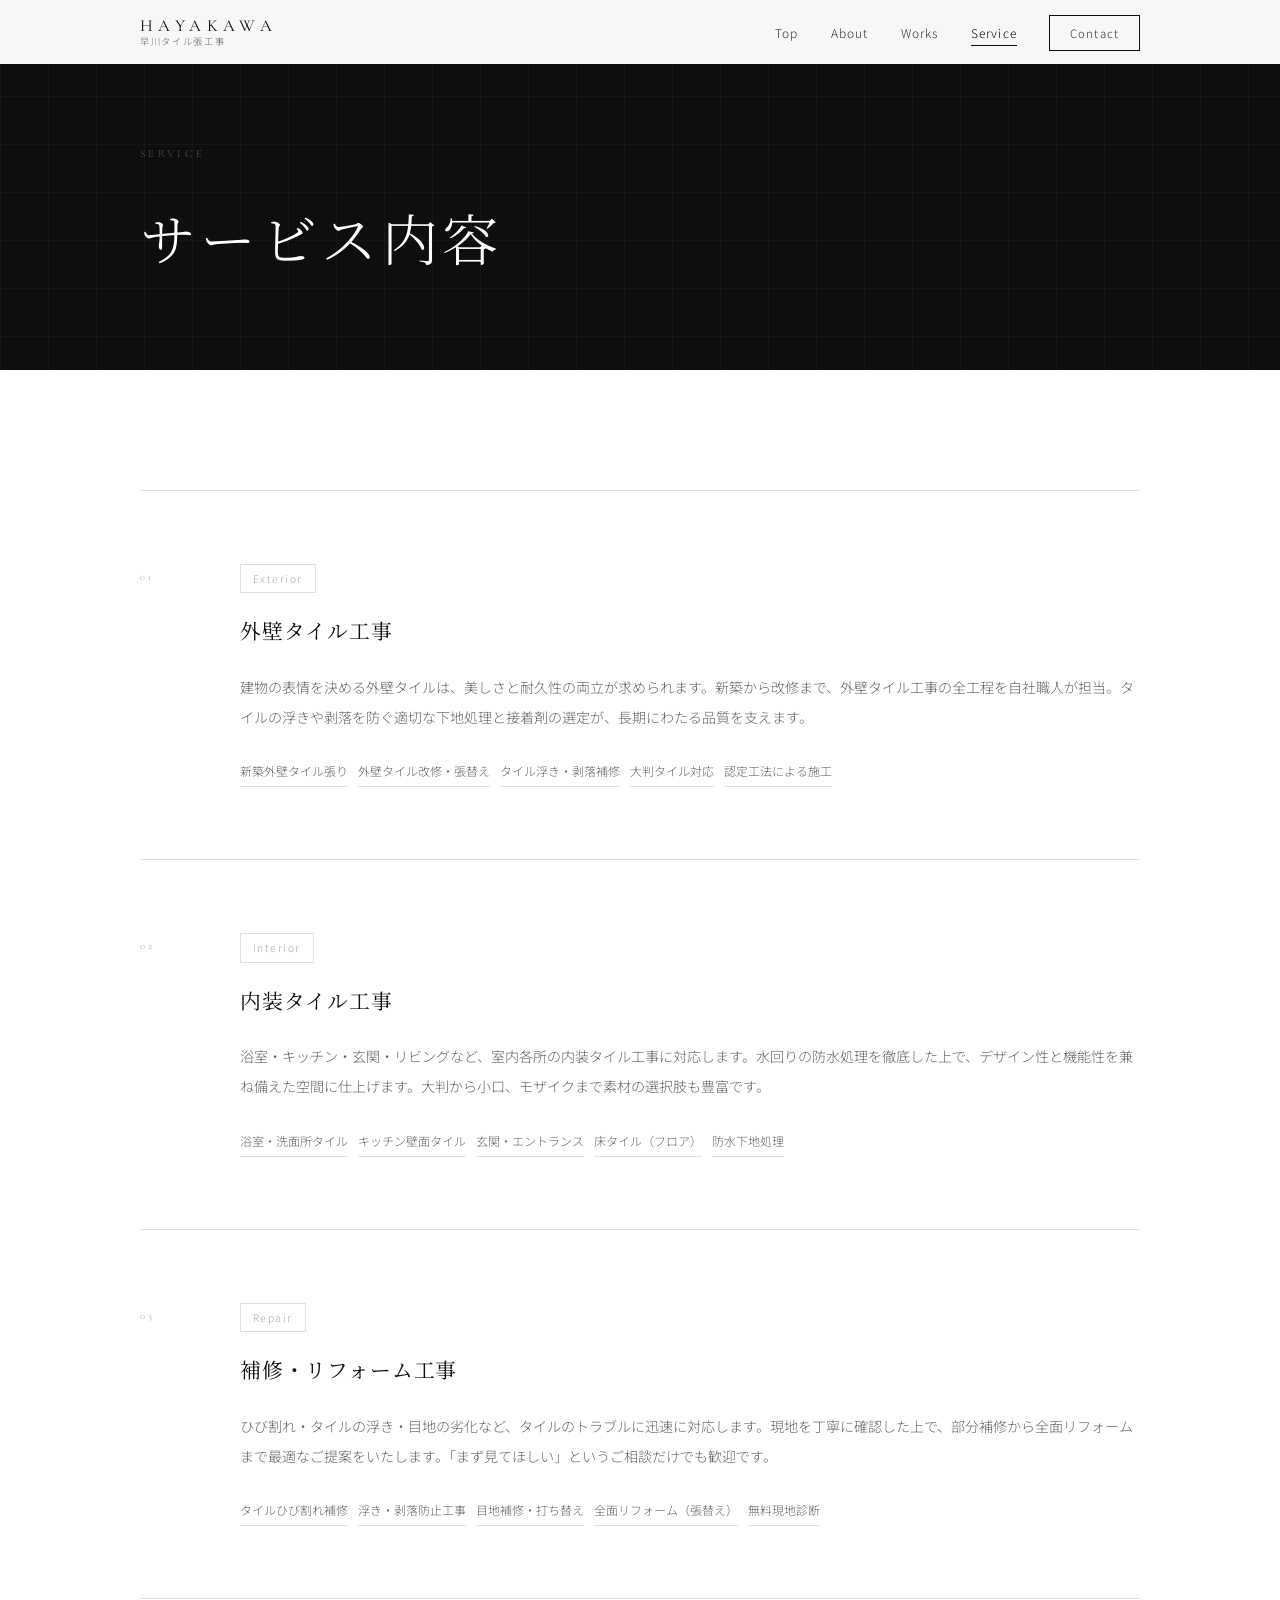
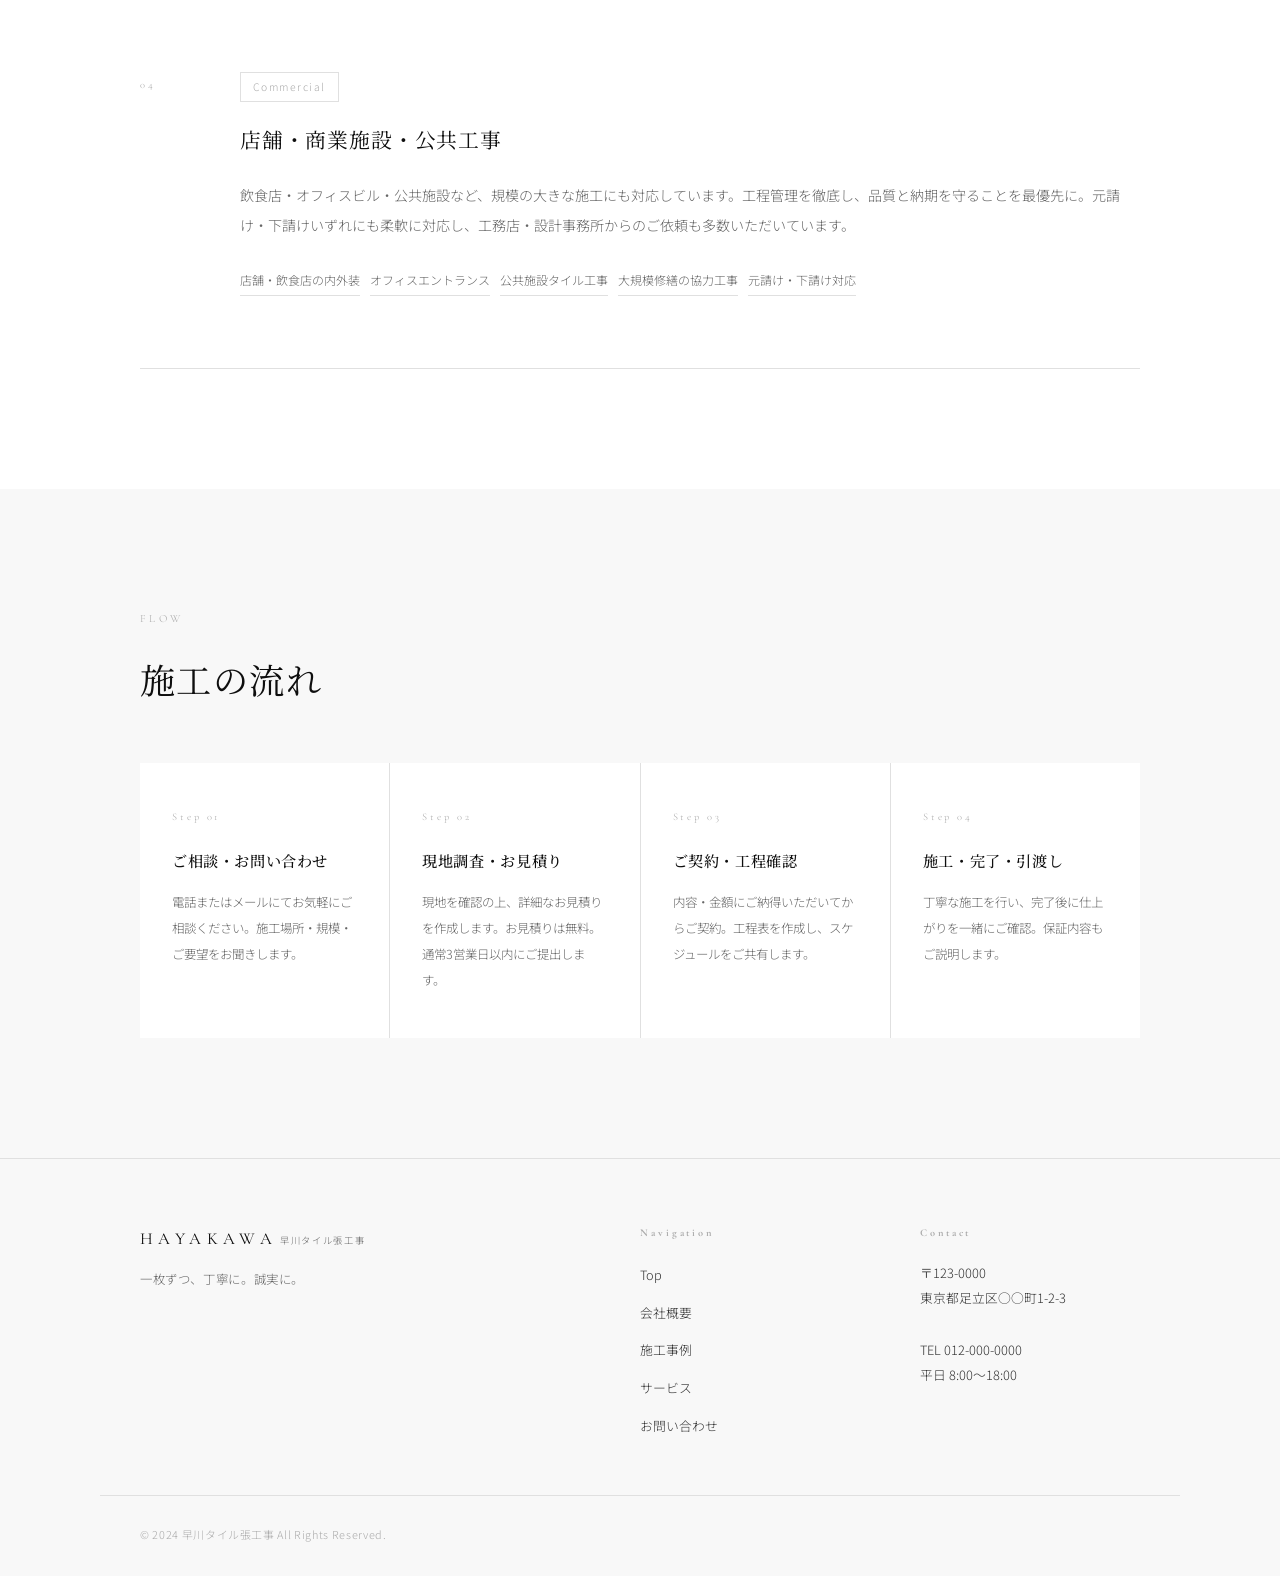
<file: service.html>
<!DOCTYPE html>
<html lang="ja">
<head>
  <meta charset="UTF-8">
  <meta name="viewport" content="width=device-width, initial-scale=1.0">
  <title>サービス | 早川タイル張工事 — 外壁タイル・内装タイル・床タイル</title>
  <meta name="description" content="早川タイル張工事のサービス内容。外壁タイル・内装タイル・浴室・床・店舗施工から補修・リフォームまで、足立区を中心に首都圏全域に対応します。">
  <link rel="preconnect" href="https://fonts.googleapis.com">
  <link rel="preconnect" href="https://fonts.gstatic.com" crossorigin>
  <link href="https://fonts.googleapis.com/css2?family=Cormorant+Garamond:wght@300;400;500&family=Noto+Sans+JP:wght@300;400;500&family=Noto+Serif+JP:wght@300;400;500&display=swap" rel="stylesheet">
  <link rel="stylesheet" href="css/style.css">
  <link rel="stylesheet" href="css/pages.css">
</head>
<body>

<header class="header" id="header">
  <div class="header-inner">
    <div class="logo">
      <a href="index.html">
        <span class="logo-en">HAYAKAWA</span>
        <span class="logo-ja">早川タイル張工事</span>
      </a>
    </div>
    <nav>
      <ul class="nav-list">
        <li><a href="index.html" class="nav-link">Top</a></li>
        <li><a href="about.html" class="nav-link">About</a></li>
        <li><a href="works.html" class="nav-link">Works</a></li>
        <li><a href="service.html" class="nav-link active">Service</a></li>
        <li><a href="contact.html" class="nav-link nav-cta">Contact</a></li>
      </ul>
    </nav>
    <button class="hamburger" id="hamburger" aria-label="メニュー">
      <span></span><span></span><span></span>
    </button>
  </div>
</header>

<nav class="mobile-nav" id="mobileNav">
  <a href="index.html">Top</a>
  <a href="about.html">About</a>
  <a href="works.html">Works</a>
  <a href="service.html">Service</a>
  <a href="contact.html">Contact</a>
</nav>

<main>

  <div class="page-hero">
    <div class="page-hero-inner">
      <span class="eyebrow">Service</span>
      <h1 class="page-hero-h">サービス内容</h1>
    </div>
  </div>

  <!-- Service List -->
  <section>
    <div class="service-list-wrap">

      <div class="service-item reveal">
        <div class="service-no">01</div>
        <div class="service-body">
          <span class="service-tag">Exterior</span>
          <h2 class="service-h">外壁タイル工事</h2>
          <p class="body-text">
            建物の表情を決める外壁タイルは、美しさと耐久性の両立が求められます。新築から改修まで、外壁タイル工事の全工程を自社職人が担当。タイルの浮きや剥落を防ぐ適切な下地処理と接着剤の選定が、長期にわたる品質を支えます。
          </p>
          <div class="service-features">
            <span class="sf">新築外壁タイル張り</span>
            <span class="sf">外壁タイル改修・張替え</span>
            <span class="sf">タイル浮き・剥落補修</span>
            <span class="sf">大判タイル対応</span>
            <span class="sf">認定工法による施工</span>
          </div>
        </div>
      </div>

      <div class="service-item reveal">
        <div class="service-no">02</div>
        <div class="service-body">
          <span class="service-tag">Interior</span>
          <h2 class="service-h">内装タイル工事</h2>
          <p class="body-text">
            浴室・キッチン・玄関・リビングなど、室内各所の内装タイル工事に対応します。水回りの防水処理を徹底した上で、デザイン性と機能性を兼ね備えた空間に仕上げます。大判から小口、モザイクまで素材の選択肢も豊富です。
          </p>
          <div class="service-features">
            <span class="sf">浴室・洗面所タイル</span>
            <span class="sf">キッチン壁面タイル</span>
            <span class="sf">玄関・エントランス</span>
            <span class="sf">床タイル（フロア）</span>
            <span class="sf">防水下地処理</span>
          </div>
        </div>
      </div>

      <div class="service-item reveal">
        <div class="service-no">03</div>
        <div class="service-body">
          <span class="service-tag">Repair</span>
          <h2 class="service-h">補修・リフォーム工事</h2>
          <p class="body-text">
            ひび割れ・タイルの浮き・目地の劣化など、タイルのトラブルに迅速に対応します。現地を丁寧に確認した上で、部分補修から全面リフォームまで最適なご提案をいたします。「まず見てほしい」というご相談だけでも歓迎です。
          </p>
          <div class="service-features">
            <span class="sf">タイルひび割れ補修</span>
            <span class="sf">浮き・剥落防止工事</span>
            <span class="sf">目地補修・打ち替え</span>
            <span class="sf">全面リフォーム（張替え）</span>
            <span class="sf">無料現地診断</span>
          </div>
        </div>
      </div>

      <div class="service-item reveal">
        <div class="service-no">04</div>
        <div class="service-body">
          <span class="service-tag">Commercial</span>
          <h2 class="service-h">店舗・商業施設・公共工事</h2>
          <p class="body-text">
            飲食店・オフィスビル・公共施設など、規模の大きな施工にも対応しています。工程管理を徹底し、品質と納期を守ることを最優先に。元請け・下請けいずれにも柔軟に対応し、工務店・設計事務所からのご依頼も多数いただいています。
          </p>
          <div class="service-features">
            <span class="sf">店舗・飲食店の内外装</span>
            <span class="sf">オフィスエントランス</span>
            <span class="sf">公共施設タイル工事</span>
            <span class="sf">大規模修繕の協力工事</span>
            <span class="sf">元請け・下請け対応</span>
          </div>
        </div>
      </div>

    </div>
  </section>

  <!-- Flow -->
  <section class="flow-section">
    <div class="wrap">
      <span class="eyebrow reveal">Flow</span>
      <h2 class="section-h reveal d1">施工の流れ</h2>
      <div class="flow-grid">
        <div class="flow-card reveal">
          <span class="flow-step">Step 01</span>
          <h3>ご相談・お問い合わせ</h3>
          <p>電話またはメールにてお気軽にご相談ください。施工場所・規模・ご要望をお聞きします。</p>
        </div>
        <div class="flow-card reveal d1">
          <span class="flow-step">Step 02</span>
          <h3>現地調査・お見積り</h3>
          <p>現地を確認の上、詳細なお見積りを作成します。お見積りは無料。通常3営業日以内にご提出します。</p>
        </div>
        <div class="flow-card reveal d2">
          <span class="flow-step">Step 03</span>
          <h3>ご契約・工程確認</h3>
          <p>内容・金額にご納得いただいてからご契約。工程表を作成し、スケジュールをご共有します。</p>
        </div>
        <div class="flow-card reveal d3">
          <span class="flow-step">Step 04</span>
          <h3>施工・完了・引渡し</h3>
          <p>丁寧な施工を行い、完了後に仕上がりを一緒にご確認。保証内容もご説明します。</p>
        </div>
      </div>
    </div>
  </section>

</main>

<footer class="footer">
  <div class="footer-inner">
    <div class="footer-brand">
      <div class="logo">
        <span class="logo-en">HAYAKAWA</span>
        <span class="logo-ja">早川タイル張工事</span>
      </div>
      <p class="footer-tagline">一枚ずつ、丁寧に。誠実に。</p>
    </div>
    <div class="footer-col">
      <h4>Navigation</h4>
      <ul>
        <li><a href="index.html">Top</a></li>
        <li><a href="about.html">会社概要</a></li>
        <li><a href="works.html">施工事例</a></li>
        <li><a href="service.html">サービス</a></li>
        <li><a href="contact.html">お問い合わせ</a></li>
      </ul>
    </div>
    <div class="footer-col">
      <h4>Contact</h4>
      <address>
        〒123-0000<br>東京都足立区○○町1-2-3<br><br>
        TEL 012-000-0000<br>平日 8:00〜18:00
      </address>
    </div>
  </div>
  <p class="footer-copy">&copy; 2024 早川タイル張工事 All Rights Reserved.</p>
</footer>

<a href="contact.html" class="fixed-btn" id="fixedBtn">
  <svg viewBox="0 0 24 24" fill="none" stroke="currentColor" stroke-width="1.5">
    <path d="M20 4H4C2.9 4 2 4.9 2 6v12c0 1.1.9 2 2 2h16c1.1 0 2-.9 2-2V6c0-1.1-.9-2-2-2z"/>
    <path d="M22 6L12 13 2 6"/>
  </svg>
  お問い合わせ
</a>

<script src="js/main.js"></script>
</body>
</html>
</file>
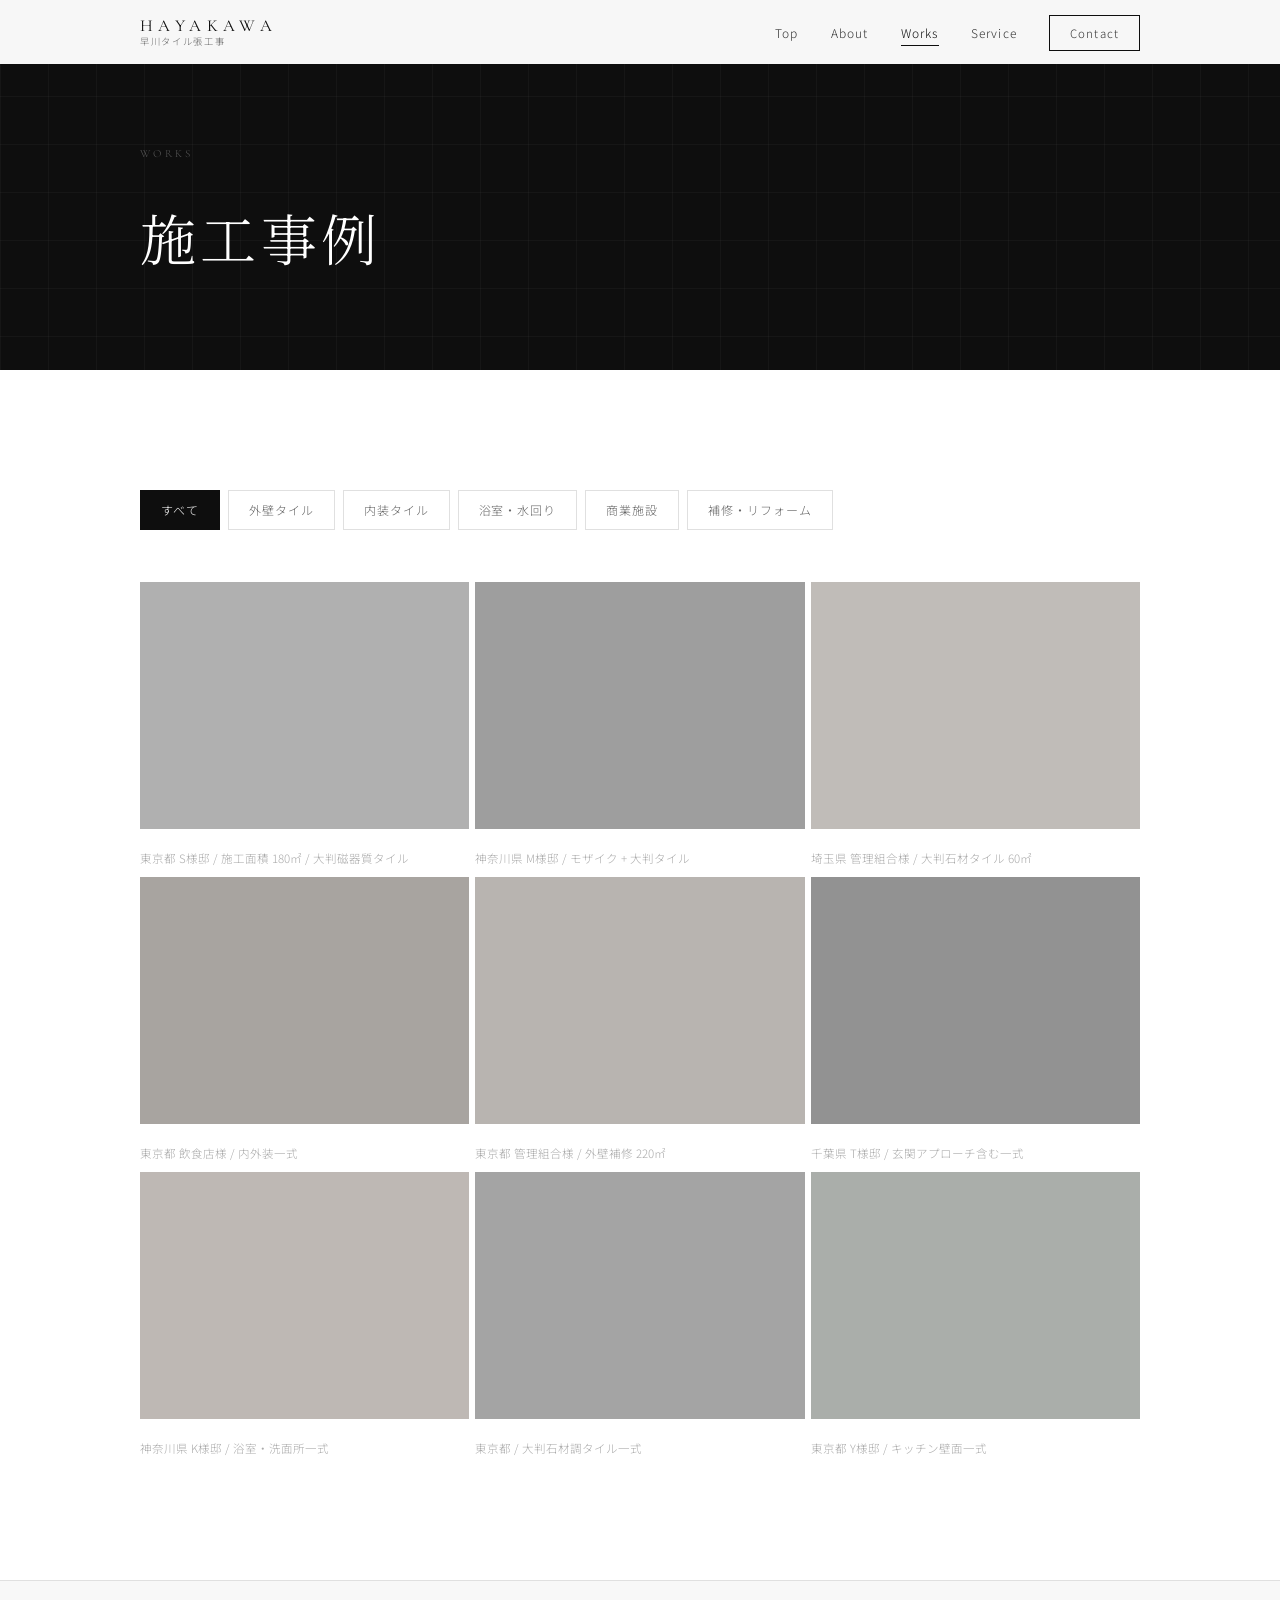
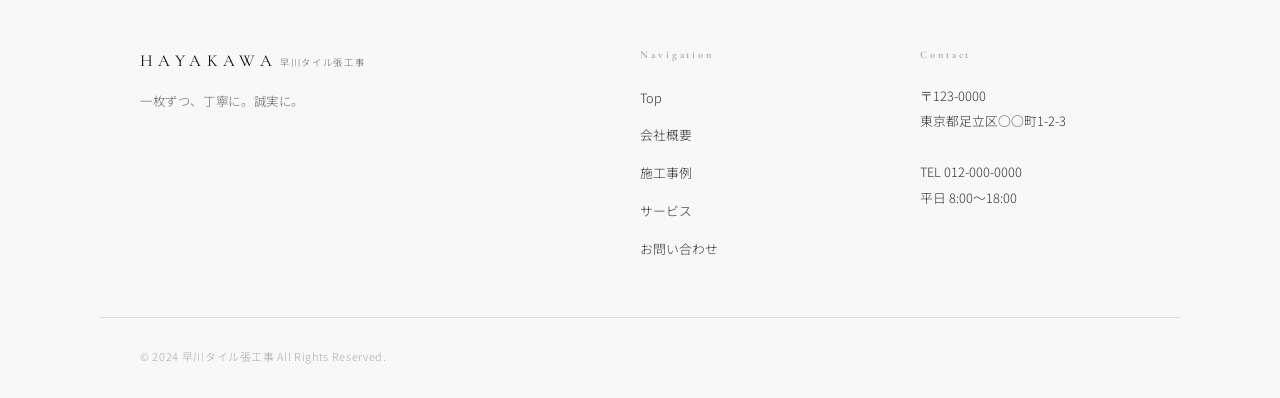
<file: works.html>
<!DOCTYPE html>
<html lang="ja">
<head>
  <meta charset="UTF-8">
  <meta name="viewport" content="width=device-width, initial-scale=1.0">
  <title>施工事例 | 早川タイル張工事 — 足立区のタイル専門職人</title>
  <meta name="description" content="早川タイル張工事の施工事例。外壁タイル・内装タイル・浴室・玄関・店舗など、足立区を中心とした首都圏の施工実績をご紹介します。">
  <link rel="preconnect" href="https://fonts.googleapis.com">
  <link rel="preconnect" href="https://fonts.gstatic.com" crossorigin>
  <link href="https://fonts.googleapis.com/css2?family=Cormorant+Garamond:wght@300;400;500&family=Noto+Sans+JP:wght@300;400;500&family=Noto+Serif+JP:wght@300;400;500&display=swap" rel="stylesheet">
  <link rel="stylesheet" href="css/style.css">
  <link rel="stylesheet" href="css/pages.css">
</head>
<body>

<header class="header" id="header">
  <div class="header-inner">
    <div class="logo">
      <a href="index.html">
        <span class="logo-en">HAYAKAWA</span>
        <span class="logo-ja">早川タイル張工事</span>
      </a>
    </div>
    <nav>
      <ul class="nav-list">
        <li><a href="index.html" class="nav-link">Top</a></li>
        <li><a href="about.html" class="nav-link">About</a></li>
        <li><a href="works.html" class="nav-link active">Works</a></li>
        <li><a href="service.html" class="nav-link">Service</a></li>
        <li><a href="contact.html" class="nav-link nav-cta">Contact</a></li>
      </ul>
    </nav>
    <button class="hamburger" id="hamburger" aria-label="メニュー">
      <span></span><span></span><span></span>
    </button>
  </div>
</header>

<nav class="mobile-nav" id="mobileNav">
  <a href="index.html">Top</a>
  <a href="about.html">About</a>
  <a href="works.html">Works</a>
  <a href="service.html">Service</a>
  <a href="contact.html">Contact</a>
</nav>

<main>

  <div class="page-hero">
    <div class="page-hero-inner">
      <span class="eyebrow">Works</span>
      <h1 class="page-hero-h">施工事例</h1>
    </div>
  </div>

  <section>
    <div class="wrap">

      <!-- Filter -->
      <div class="filter-bar reveal">
        <button class="f-btn active" data-filter="all">すべて</button>
        <button class="f-btn" data-filter="exterior">外壁タイル</button>
        <button class="f-btn" data-filter="interior">内装タイル</button>
        <button class="f-btn" data-filter="bathroom">浴室・水回り</button>
        <button class="f-btn" data-filter="commercial">商業施設</button>
        <button class="f-btn" data-filter="repair">補修・リフォーム</button>
      </div>

      <!-- Gallery -->
      <div class="gallery-grid" id="gallery">

        <div class="gallery-card reveal" data-cat="exterior">
          <div class="gallery-img">
            <div class="gallery-img-bg gc1" style="background-image:url('https://images.unsplash.com/photo-1558618666-fcd25c85cd64?w=900&q=80'); background-size:cover; background-position:center;"></div>
            <div class="gallery-overlay">
              <div class="gallery-cap">
                <span class="gallery-tag">外壁タイル</span>
                <h3>戸建て住宅 外壁全面張替え</h3>
              </div>
            </div>
          </div>
          <div class="gallery-meta">
            <span>東京都 S様邸 / 施工面積 180㎡ / 大判磁器質タイル</span>
          </div>
        </div>

        <div class="gallery-card reveal d1" data-cat="bathroom">
          <div class="gallery-img">
            <div class="gallery-img-bg gc2" style="background-image:url('https://images.unsplash.com/photo-1552321554-5fefe8c9ef14?w=900&q=80'); background-size:cover; background-position:center;"></div>
            <div class="gallery-overlay">
              <div class="gallery-cap">
                <span class="gallery-tag">浴室・水回り</span>
                <h3>マンション浴室リフォーム</h3>
              </div>
            </div>
          </div>
          <div class="gallery-meta">
            <span>神奈川県 M様邸 / モザイク + 大判タイル</span>
          </div>
        </div>

        <div class="gallery-card reveal d2" data-cat="interior">
          <div class="gallery-img">
            <div class="gallery-img-bg gc3" style="background-image:url('https://images.unsplash.com/photo-1600566753376-12c8ab7fb75b?w=900&q=80'); background-size:cover; background-position:center;"></div>
            <div class="gallery-overlay">
              <div class="gallery-cap">
                <span class="gallery-tag">内装タイル</span>
                <h3>集合住宅 エントランス施工</h3>
              </div>
            </div>
          </div>
          <div class="gallery-meta">
            <span>埼玉県 管理組合様 / 大判石材タイル 60㎡</span>
          </div>
        </div>

        <div class="gallery-card reveal" data-cat="commercial">
          <div class="gallery-img">
            <div class="gallery-img-bg gc4" style="background-image:url('https://images.unsplash.com/photo-1631889993959-41b4e9c6e3c5?w=900&q=80'); background-size:cover; background-position:center;"></div>
            <div class="gallery-overlay">
              <div class="gallery-cap">
                <span class="gallery-tag">商業施設</span>
                <h3>飲食店 内外装タイル施工</h3>
              </div>
            </div>
          </div>
          <div class="gallery-meta">
            <span>東京都 飲食店様 / 内外装一式</span>
          </div>
        </div>

        <div class="gallery-card reveal d1" data-cat="exterior">
          <div class="gallery-img">
            <div class="gallery-img-bg gc5" style="background-image:url('https://images.unsplash.com/photo-1600585154526-990dced4db0d?w=900&q=80'); background-size:cover; background-position:center;"></div>
            <div class="gallery-overlay">
              <div class="gallery-cap">
                <span class="gallery-tag">外壁タイル</span>
                <h3>マンション外壁補修・張替え</h3>
              </div>
            </div>
          </div>
          <div class="gallery-meta">
            <span>東京都 管理組合様 / 外壁補修 220㎡</span>
          </div>
        </div>

        <div class="gallery-card reveal d2" data-cat="repair">
          <div class="gallery-img">
            <div class="gallery-img-bg gc6" style="background-image:url('https://images.unsplash.com/photo-1556909114-f6e7ad7d3136?w=900&q=80'); background-size:cover; background-position:center;"></div>
            <div class="gallery-overlay">
              <div class="gallery-cap">
                <span class="gallery-tag">補修・リフォーム</span>
                <h3>戸建て玄関タイル張替え</h3>
              </div>
            </div>
          </div>
          <div class="gallery-meta">
            <span>千葉県 T様邸 / 玄関アプローチ含む一式</span>
          </div>
        </div>

        <div class="gallery-card reveal" data-cat="bathroom">
          <div class="gallery-img">
            <div class="gallery-img-bg gc7" style="background-image:url('https://images.unsplash.com/photo-1584622650111-993a426fbf0a?w=900&q=80'); background-size:cover; background-position:center;"></div>
            <div class="gallery-overlay">
              <div class="gallery-cap">
                <span class="gallery-tag">浴室・水回り</span>
                <h3>新築戸建て 浴室・洗面所</h3>
              </div>
            </div>
          </div>
          <div class="gallery-meta">
            <span>神奈川県 K様邸 / 浴室・洗面所一式</span>
          </div>
        </div>

        <div class="gallery-card reveal d1" data-cat="commercial">
          <div class="gallery-img">
            <div class="gallery-img-bg gc8" style="background-image:url('https://images.unsplash.com/photo-1560185893-a55cbc8c57e8?w=900&q=80'); background-size:cover; background-position:center;"></div>
            <div class="gallery-overlay">
              <div class="gallery-cap">
                <span class="gallery-tag">商業施設</span>
                <h3>オフィスビル エントランス</h3>
              </div>
            </div>
          </div>
          <div class="gallery-meta">
            <span>東京都 / 大判石材調タイル一式</span>
          </div>
        </div>

        <div class="gallery-card reveal d2" data-cat="interior">
          <div class="gallery-img">
            <div class="gallery-img-bg gc9" style="background-image:url('https://images.unsplash.com/photo-1556909211-36987daf7b4d?w=900&q=80'); background-size:cover; background-position:center;"></div>
            <div class="gallery-overlay">
              <div class="gallery-cap">
                <span class="gallery-tag">内装タイル</span>
                <h3>リノベーション キッチンタイル</h3>
              </div>
            </div>
          </div>
          <div class="gallery-meta">
            <span>東京都 Y様邸 / キッチン壁面一式</span>
          </div>
        </div>

      </div>
      <!-- /gallery -->

    </div>
  </section>

</main>

<footer class="footer">
  <div class="footer-inner">
    <div class="footer-brand">
      <div class="logo">
        <span class="logo-en">HAYAKAWA</span>
        <span class="logo-ja">早川タイル張工事</span>
      </div>
      <p class="footer-tagline">一枚ずつ、丁寧に。誠実に。</p>
    </div>
    <div class="footer-col">
      <h4>Navigation</h4>
      <ul>
        <li><a href="index.html">Top</a></li>
        <li><a href="about.html">会社概要</a></li>
        <li><a href="works.html">施工事例</a></li>
        <li><a href="service.html">サービス</a></li>
        <li><a href="contact.html">お問い合わせ</a></li>
      </ul>
    </div>
    <div class="footer-col">
      <h4>Contact</h4>
      <address>
        〒123-0000<br>東京都足立区○○町1-2-3<br><br>
        TEL 012-000-0000<br>平日 8:00〜18:00
      </address>
    </div>
  </div>
  <p class="footer-copy">&copy; 2024 早川タイル張工事 All Rights Reserved.</p>
</footer>

<a href="contact.html" class="fixed-btn" id="fixedBtn">
  <svg viewBox="0 0 24 24" fill="none" stroke="currentColor" stroke-width="1.5">
    <path d="M20 4H4C2.9 4 2 4.9 2 6v12c0 1.1.9 2 2 2h16c1.1 0 2-.9 2-2V6c0-1.1-.9-2-2-2z"/>
    <path d="M22 6L12 13 2 6"/>
  </svg>
  お問い合わせ
</a>

<script src="js/main.js"></script>
<script src="js/works.js"></script>
</body>
</html>
</file>
<file: css/style.css>
/* =============================================
   早川タイル張工事 — style.css
   Design: Minimal / Photo-first / Monochrome
   ============================================= */

:root {
  --white:    #ffffff;
  --black:    #0e0e0e;
  --gray-50:  #f8f8f8;
  --gray-100: #f0f0f0;
  --gray-200: #e0e0e0;
  --gray-400: #aaaaaa;
  --gray-600: #666666;
  --gray-800: #333333;

  --font-en:  'Cormorant Garamond', Georgia, serif;
  --font-ja:  'Noto Sans JP', sans-serif;
  --font-sjp: 'Noto Serif JP', serif;

  --max-w: 1080px;
  --header-h: 64px;
  --ease: cubic-bezier(0.25, 0.46, 0.45, 0.94);
}

/* ---- Reset ---- */
*, *::before, *::after { box-sizing: border-box; margin: 0; padding: 0; }
html { scroll-behavior: smooth; }
body {
  font-family: var(--font-ja);
  font-weight: 300;
  font-size: 15px;
  line-height: 1.85;
  color: var(--black);
  background: var(--white);
  -webkit-font-smoothing: antialiased;
}
img { display: block; max-width: 100%; height: auto; }
a { color: inherit; text-decoration: none; }
ul { list-style: none; }
button { border: none; background: none; cursor: pointer; font: inherit; }

/* ---- Layout ---- */
.wrap { max-width: var(--max-w); margin: 0 auto; padding: 0 40px; }
section { padding: 120px 0; }

/* ---- Type ---- */
.eyebrow {
  font-family: var(--font-en);
  font-size: 11px;
  letter-spacing: 0.3em;
  text-transform: uppercase;
  color: var(--gray-400);
  display: block;
  margin-bottom: 22px;
}
.section-h {
  font-family: var(--font-sjp);
  font-size: clamp(1.6rem, 2.8vw, 2.2rem);
  font-weight: 400;
  line-height: 1.6;
  letter-spacing: 0.04em;
}
.body-text {
  font-size: 0.88rem;
  line-height: 2.15;
  color: var(--gray-600);
}

/* ---- Buttons ---- */
.btn {
  display: inline-flex;
  align-items: center;
  gap: 10px;
  font-family: var(--font-ja);
  font-size: 0.78rem;
  letter-spacing: 0.12em;
  padding: 14px 32px;
  transition: all 0.35s var(--ease);
  white-space: nowrap;
}
.btn-dark { background: var(--black); color: var(--white); border: 1px solid var(--black); }
.btn-dark:hover { background: var(--gray-800); }
.btn-ghost { background: transparent; color: var(--black); border: 1px solid var(--black); }
.btn-ghost:hover { background: var(--black); color: var(--white); }
.btn-ghost-w { background: transparent; color: var(--white); border: 1px solid rgba(255,255,255,0.5); }
.btn-ghost-w:hover { background: rgba(255,255,255,0.1); border-color: var(--white); }
.btn-arrow::after { content: '→'; font-family: var(--font-en); }

/* ---- Text link ---- */
.t-link {
  display: inline-flex;
  align-items: center;
  gap: 8px;
  font-size: 0.8rem;
  letter-spacing: 0.08em;
  border-bottom: 1px solid currentColor;
  padding-bottom: 3px;
  transition: opacity 0.3s;
}
.t-link::after { content: '→'; font-family: var(--font-en); transition: transform 0.3s; }
.t-link:hover { opacity: 0.5; }
.t-link:hover::after { transform: translateX(5px); }

/* =============================================
   HEADER
   ============================================= */
.header {
  position: fixed;
  inset: 0 0 auto;
  z-index: 200;
  height: var(--header-h);
  background: rgba(255,255,255,0.97);
  backdrop-filter: blur(12px);
  border-bottom: 1px solid transparent;
  transition: border-color 0.4s;
}
.header.scrolled { border-bottom-color: var(--gray-200); }
.header-inner {
  max-width: var(--max-w);
  margin: 0 auto;
  padding: 0 40px;
  height: 100%;
  display: flex;
  align-items: center;
  justify-content: space-between;
}
.logo a { display: flex; flex-direction: column; line-height: 1.2; }
.logo-en { font-family: var(--font-en); font-size: 1.05rem; letter-spacing: 0.32em; font-weight: 400; color: var(--black); }
.logo-ja { font-size: 0.58rem; letter-spacing: 0.18em; color: var(--gray-600); }

.nav-list { display: flex; align-items: center; gap: 32px; }
.nav-link {
  font-size: 0.75rem;
  letter-spacing: 0.1em;
  color: var(--gray-800);
  position: relative;
  transition: color 0.3s;
}
.nav-link::after {
  content: '';
  position: absolute;
  bottom: -5px; left: 0; right: 0;
  height: 1px;
  background: var(--black);
  transform: scaleX(0);
  transform-origin: left;
  transition: transform 0.35s var(--ease);
}
.nav-link:hover, .nav-link.active { color: var(--black); }
.nav-link:hover::after, .nav-link.active::after { transform: scaleX(1); }
.nav-cta { font-size: 0.72rem; letter-spacing: 0.1em; padding: 9px 20px; border: 1px solid var(--black); transition: all 0.3s; }
.nav-cta::after { display: none; }
.nav-cta:hover { background: var(--black); color: var(--white); }

.hamburger { display: none; flex-direction: column; justify-content: center; gap: 6px; width: 36px; height: 36px; padding: 4px; }
.hamburger span { display: block; width: 22px; height: 1px; background: var(--black); transition: all 0.4s var(--ease); transform-origin: center; }
.hamburger.open span:nth-child(1) { transform: translateY(7px) rotate(45deg); }
.hamburger.open span:nth-child(2) { opacity: 0; transform: scaleX(0); }
.hamburger.open span:nth-child(3) { transform: translateY(-7px) rotate(-45deg); }

.mobile-nav {
  position: fixed;
  inset: var(--header-h) 0 0;
  background: var(--white);
  z-index: 199;
  display: flex;
  flex-direction: column;
  align-items: center;
  justify-content: center;
  gap: 4px;
  transform: translateY(-100%);
  opacity: 0;
  transition: transform 0.5s var(--ease), opacity 0.4s;
  pointer-events: none;
}
.mobile-nav.open { transform: translateY(0); opacity: 1; pointer-events: auto; }
.mobile-nav a { font-family: var(--font-sjp); font-size: 1.35rem; letter-spacing: 0.18em; padding: 14px 40px; transition: opacity 0.3s; }
.mobile-nav a:hover { opacity: 0.4; }

/* =============================================
   HERO
   ============================================= */
.hero {
  min-height: 100svh;
  display: grid;
  grid-template-columns: 1fr 1fr;
  padding-top: var(--header-h);
  overflow: hidden;
  background: var(--black);
}
.hero-left {
  display: flex;
  flex-direction: column;
  justify-content: flex-end;
  padding: 80px 60px;
  position: relative;
  z-index: 2;
}
.hero-copy {
  font-family: var(--font-sjp);
  font-size: clamp(1.9rem, 3.5vw, 3.2rem);
  font-weight: 300;
  line-height: 1.65;
  color: var(--white);
  letter-spacing: 0.06em;
  margin-bottom: 32px;
}
.hero-copy em {
  font-style: normal;
  opacity: 0.4;
  font-size: 0.58em;
  display: block;
  font-family: var(--font-en);
  letter-spacing: 0.3em;
  margin-bottom: 22px;
}
.hero-sub { font-size: 0.82rem; color: rgba(255,255,255,0.5); line-height: 2.1; max-width: 300px; margin-bottom: 48px; }
.hero-actions { display: flex; gap: 14px; flex-wrap: wrap; }

.hero-right { position: relative; overflow: hidden; }
.hero-img {
  position: absolute;
  inset: 0;
  background: var(--gray-800);
  background-size: cover;
  background-position: center;
  /* 実際の写真: background-image: url('../images/hero.jpg'); */
}
.hero-img::before {
  content: '';
  position: absolute;
  inset: 0;
  background-image:
    linear-gradient(rgba(255,255,255,0.035) 1px, transparent 1px),
    linear-gradient(90deg, rgba(255,255,255,0.035) 1px, transparent 1px);
  background-size: 48px 48px;
  pointer-events: none;
}
.hero-img::after {
  content: '';
  position: absolute;
  inset: 0;
  background: linear-gradient(to right, rgba(14,14,14,0.3) 0%, transparent 55%);
}
.hero-img-label {
  position: absolute;
  bottom: 28px; right: 28px;
  font-family: var(--font-en);
  font-size: 9px;
  letter-spacing: 0.3em;
  color: rgba(255,255,255,0.25);
  z-index: 1;
}

.hero-scroll {
  position: absolute;
  bottom: 36px; left: 60px;
  display: flex;
  align-items: center;
  gap: 14px;
  z-index: 3;
}
.hero-scroll span { font-family: var(--font-en); font-size: 9px; letter-spacing: 0.35em; color: rgba(255,255,255,0.3); writing-mode: vertical-rl; }
.scroll-bar { width: 1px; height: 52px; background: rgba(255,255,255,0.12); position: relative; overflow: hidden; }
.scroll-bar::after {
  content: '';
  position: absolute;
  top: -100%; left: 0;
  width: 100%; height: 100%;
  background: rgba(255,255,255,0.5);
  animation: scrollDown 2.2s ease-in-out infinite;
}
@keyframes scrollDown { 0% { top: -100%; } 100% { top: 100%; } }

/* =============================================
   INTRO / NUMBERS
   ============================================= */
.intro { padding: 0; background: var(--gray-50); border-top: 1px solid var(--gray-200); border-bottom: 1px solid var(--gray-200); }
.intro-inner { max-width: var(--max-w); margin: 0 auto; padding: 0 40px; display: grid; grid-template-columns: repeat(4,1fr); }
.intro-stat { padding: 44px 24px; border-right: 1px solid var(--gray-200); text-align: center; }
.intro-stat:last-child { border-right: none; }
.intro-num { font-family: var(--font-en); font-size: clamp(2rem, 4vw, 3rem); font-weight: 300; line-height: 1; margin-bottom: 10px; display: flex; align-items: baseline; justify-content: center; gap: 3px; }
.intro-unit { font-size: 0.9rem; font-family: var(--font-sjp); color: var(--gray-600); }
.intro-label { font-size: 0.7rem; letter-spacing: 0.1em; color: var(--gray-600); }

/* =============================================
   PHILOSOPHY
   ============================================= */
.philosophy { background: var(--white); }
.philosophy-inner { max-width: var(--max-w); margin: 0 auto; padding: 0 40px; display: grid; grid-template-columns: 1fr 1fr; gap: 80px; align-items: center; }
.philosophy-photo { aspect-ratio: 3/4; background: var(--gray-100); position: relative; overflow: hidden; }
.philosophy-photo-bg {
  position: absolute; inset: 0;
  background: linear-gradient(160deg, var(--gray-200) 0%, var(--gray-400) 100%);
  /* 写真: background-image: url('../images/philosophy.jpg'); background-size:cover; */
  display: flex; align-items: center; justify-content: center;
}
.photo-hint { font-family: var(--font-en); font-size: 0.6rem; letter-spacing: 0.3em; color: rgba(255,255,255,0.4); }
.philosophy-text .section-h { margin-bottom: 32px; }
.philosophy-text .body-text + .body-text { margin-top: 20px; }
.philosophy-text .t-link { margin-top: 36px; }

/* =============================================
   SERVICES TOP
   ============================================= */
.services-top { background: var(--gray-50); }
.services-grid { display: grid; grid-template-columns: repeat(4,1fr); gap: 1px; background: var(--gray-200); margin-top: 56px; }
.svc-card { background: var(--white); padding: 44px 32px 40px; transition: background 0.38s; cursor: default; }
.svc-card:hover { background: var(--black); }
.svc-num { font-family: var(--font-en); font-size: 2.4rem; font-weight: 300; color: var(--gray-200); line-height: 1; margin-bottom: 24px; transition: color 0.38s; }
.svc-name { font-family: var(--font-sjp); font-size: 0.95rem; font-weight: 500; margin-bottom: 14px; letter-spacing: 0.05em; transition: color 0.38s; }
.svc-desc { font-size: 0.78rem; line-height: 2; color: var(--gray-600); transition: color 0.38s; }
.svc-more { display: block; margin-top: 20px; font-size: 0.68rem; letter-spacing: 0.18em; font-family: var(--font-en); color: var(--gray-400); transition: color 0.38s; }
.svc-card:hover .svc-num { color: rgba(255,255,255,0.1); }
.svc-card:hover .svc-name { color: var(--white); }
.svc-card:hover .svc-desc { color: rgba(255,255,255,0.6); }
.svc-card:hover .svc-more { color: rgba(255,255,255,0.35); }
.services-cta { text-align: center; margin-top: 48px; }

/* =============================================
   WORKS TOP
   ============================================= */
.works-top { background: var(--white); }
.works-header { display: flex; align-items: flex-end; justify-content: space-between; margin-bottom: 48px; }
.works-masonry { display: grid; grid-template-columns: repeat(12,1fr); gap: 8px; }
.work-thumb { position: relative; overflow: hidden; }
.work-thumb:nth-child(1) { grid-column: span 7; }
.work-thumb:nth-child(2) { grid-column: span 5; }
.work-thumb:nth-child(3) { grid-column: span 4; }
.work-thumb:nth-child(4) { grid-column: span 4; }
.work-thumb:nth-child(5) { grid-column: span 4; }
.work-img { width: 100%; aspect-ratio: 3/2; background: var(--gray-200); overflow: hidden; position: relative; }
.work-thumb:nth-child(1) .work-img { aspect-ratio: 16/10; }
.work-thumb:nth-child(2) .work-img { aspect-ratio: 3/4; }
.work-img-bg {
  position: absolute; inset: 0;
  background-size: cover; background-position: center;
  transition: transform 0.7s var(--ease);
}
.work-thumb:hover .work-img-bg { transform: scale(1.04); }
/* デモカラー */
.w1 { background-color: #ababab; }
.w2 { background-color: #959595; }
.w3 { background-color: #bebab6; }
.w4 { background-color: #a6a2a0; }
.w5 { background-color: #b2aead; }

.work-overlay { position: absolute; inset: 0; background: rgba(0,0,0,0); display: flex; align-items: flex-end; padding: 22px; transition: background 0.4s; }
.work-thumb:hover .work-overlay { background: rgba(0,0,0,0.4); }
.work-caption { opacity: 0; transform: translateY(8px); transition: all 0.38s var(--ease); }
.work-thumb:hover .work-caption { opacity: 1; transform: translateY(0); }
.work-tag { display: block; font-size: 0.62rem; letter-spacing: 0.12em; color: rgba(255,255,255,0.65); margin-bottom: 5px; }
.work-caption h3 { font-family: var(--font-sjp); font-size: 0.85rem; font-weight: 400; color: var(--white); line-height: 1.5; }
.works-footer { text-align: center; margin-top: 48px; }

/* =============================================
   REASONS
   ============================================= */
.reasons { background: var(--gray-50); }
.reasons-grid {
  display: grid;
  grid-template-columns: repeat(2,1fr);
  margin-top: 56px;
  border-top: 1px solid var(--gray-200);
  border-left: 1px solid var(--gray-200);
}
.reason-card { padding: 52px 48px; border-bottom: 1px solid var(--gray-200); border-right: 1px solid var(--gray-200); }
.reason-no { font-family: var(--font-en); font-size: 0.65rem; letter-spacing: 0.3em; color: var(--gray-400); margin-bottom: 20px; display: block; }
.reason-card h3 { font-family: var(--font-sjp); font-size: 1rem; font-weight: 500; letter-spacing: 0.05em; margin-bottom: 18px; line-height: 1.6; }
.reason-card p { font-size: 0.82rem; color: var(--gray-600); line-height: 2.1; }

/* =============================================
   CTA BAND
   ============================================= */
.cta-band { background: var(--black); padding: 100px 0; }
.cta-band-inner { max-width: var(--max-w); margin: 0 auto; padding: 0 40px; display: grid; grid-template-columns: 1fr auto; align-items: center; gap: 60px; }
.cta-band .eyebrow { color: rgba(255,255,255,0.3); }
.cta-heading { font-family: var(--font-sjp); font-size: clamp(1.5rem, 2.8vw, 2.2rem); font-weight: 300; color: var(--white); line-height: 1.65; margin-bottom: 18px; }
.cta-note { font-size: 0.82rem; color: rgba(255,255,255,0.4); line-height: 2; }
.cta-actions { display: flex; flex-direction: column; gap: 16px; align-items: flex-end; }
.cta-tel-wrap { text-align: right; }
.cta-tel-label { font-size: 0.68rem; letter-spacing: 0.12em; color: rgba(255,255,255,0.3); display: block; margin-bottom: 6px; }
.cta-tel-num { font-family: var(--font-en); font-size: 1.85rem; font-weight: 300; letter-spacing: 0.06em; color: var(--white); display: block; transition: opacity 0.3s; }
.cta-tel-num:hover { opacity: 0.6; }
.cta-tel-hours { font-size: 0.68rem; color: rgba(255,255,255,0.28); display: block; margin-top: 4px; }

/* =============================================
   FOOTER
   ============================================= */
.footer { background: var(--gray-50); border-top: 1px solid var(--gray-200); padding: 64px 0 32px; }
.footer-inner { max-width: var(--max-w); margin: 0 auto; padding: 0 40px; display: grid; grid-template-columns: 2fr 1fr 1fr; gap: 60px; padding-bottom: 56px; border-bottom: 1px solid var(--gray-200); margin-bottom: 28px; }
.footer-tagline { font-size: 0.78rem; color: var(--gray-600); margin-top: 14px; letter-spacing: 0.05em; }
.footer-col h4 { font-family: var(--font-en); font-size: 0.65rem; letter-spacing: 0.28em; color: var(--gray-400); margin-bottom: 18px; }
.footer-col ul { display: flex; flex-direction: column; gap: 10px; }
.footer-col a { font-size: 0.8rem; color: var(--gray-800); transition: opacity 0.3s; }
.footer-col a:hover { opacity: 0.4; }
.footer-col address { font-style: normal; font-size: 0.8rem; color: var(--gray-800); line-height: 2; }
.footer-copy { max-width: var(--max-w); margin: 0 auto; padding: 0 40px; font-size: 0.68rem; letter-spacing: 0.06em; color: var(--gray-400); }

/* =============================================
   FIXED CTA
   ============================================= */
.fixed-btn {
  position: fixed;
  bottom: 28px; right: 28px;
  z-index: 190;
  display: flex;
  align-items: center;
  gap: 9px;
  background: var(--black);
  color: var(--white);
  font-size: 0.72rem;
  letter-spacing: 0.12em;
  padding: 13px 22px;
  box-shadow: 0 4px 20px rgba(0,0,0,0.18);
  transition: all 0.4s var(--ease);
  opacity: 0;
  transform: translateY(20px);
  pointer-events: none;
}
.fixed-btn.show { opacity: 1; transform: translateY(0); pointer-events: auto; }
.fixed-btn:hover { background: var(--gray-800); }
.fixed-btn svg { width: 15px; height: 15px; flex-shrink: 0; }

/* =============================================
   ANIMATIONS
   ============================================= */
.reveal {
  opacity: 0;
  transform: translateY(22px);
  transition: opacity 0.7s var(--ease), transform 0.7s var(--ease);
}
.reveal.in { opacity: 1; transform: translateY(0); }
.d1 { transition-delay: 0.08s; }
.d2 { transition-delay: 0.16s; }
.d3 { transition-delay: 0.24s; }
.d4 { transition-delay: 0.32s; }

/* =============================================
   RESPONSIVE — Tablet
   ============================================= */
@media (max-width: 1024px) {
  section { padding: 96px 0; }
  .wrap, .header-inner, .intro-inner, .philosophy-inner, .cta-band-inner, .footer-inner, .footer-copy { padding-left: 28px; padding-right: 28px; }
  .hero-left { padding: 64px 40px; }
  .hero-scroll { left: 40px; }
  .services-grid { grid-template-columns: repeat(2,1fr); }
  .intro-inner { grid-template-columns: repeat(2,1fr); }
  .intro-stat:nth-child(2) { border-right: none; }
  .intro-stat:nth-child(3) { border-top: 1px solid var(--gray-200); }
  .intro-stat:nth-child(4) { border-top: 1px solid var(--gray-200); border-right: none; }
}

/* =============================================
   RESPONSIVE — Mobile
   ============================================= */
@media (max-width: 768px) {
  :root { --header-h: 58px; }
  section { padding: 72px 0; }
  .wrap, .header-inner, .intro-inner, .cta-band-inner, .footer-inner, .footer-copy { padding-left: 20px; padding-right: 20px; }

  .nav-list { display: none; }
  .hamburger { display: flex; }

  .hero { grid-template-columns: 1fr; grid-template-rows: 52svh 1fr; }
  .hero-right { grid-row: 1; }
  .hero-img { position: relative; height: 100%; }
  .hero-left { grid-row: 2; padding: 44px 20px 48px; justify-content: flex-start; }
  .hero-copy { font-size: clamp(1.65rem, 6.5vw, 2.2rem); }
  .hero-sub { max-width: 100%; }
  .hero-actions { flex-direction: column; }
  .hero-actions .btn { justify-content: center; }
  .hero-scroll { display: none; }

  .intro-inner { grid-template-columns: repeat(2,1fr); padding: 0 20px; }

  .philosophy-inner { grid-template-columns: 1fr; gap: 36px; padding: 0 20px; }
  .philosophy-photo { aspect-ratio: 4/3; }

  .services-grid { grid-template-columns: 1fr; }

  .works-masonry { grid-template-columns: 1fr 1fr; gap: 6px; }
  .work-thumb:nth-child(1) { grid-column: span 2; }
  .work-thumb:nth-child(2) { grid-column: span 2; }
  .work-thumb .work-img { aspect-ratio: 3/2 !important; }
  .works-header { flex-direction: column; align-items: flex-start; gap: 16px; }

  .reasons-grid { grid-template-columns: 1fr; }
  .reason-card { padding: 40px 20px; }

  .cta-band-inner { grid-template-columns: 1fr; gap: 36px; }
  .cta-actions { align-items: flex-start; }
  .cta-tel-wrap { text-align: left; }

  .footer-inner { grid-template-columns: 1fr; gap: 32px; padding-bottom: 40px; }

  .fixed-btn { bottom: 16px; right: 16px; padding: 12px 18px; }
}
</file>
<file: css/pages.css>
/* =============================================
   早川タイル張工事 — pages.css
   Sub-page styles
   ============================================= */

/* ---- Page Hero ---- */
.page-hero {
  background: var(--black);
  padding: calc(var(--header-h) + 80px) 0 80px;
  overflow: hidden;
  position: relative;
}
.page-hero::before {
  content: '';
  position: absolute;
  inset: 0;
  background-image:
    linear-gradient(rgba(255,255,255,0.03) 1px, transparent 1px),
    linear-gradient(90deg, rgba(255,255,255,0.03) 1px, transparent 1px);
  background-size: 48px 48px;
  pointer-events: none;
}
.page-hero-inner { max-width: var(--max-w); margin: 0 auto; padding: 0 40px; position: relative; }
.page-hero .eyebrow { color: rgba(255,255,255,0.3); }
.page-hero-h {
  font-family: var(--font-sjp);
  font-size: clamp(2rem, 5vw, 3.5rem);
  font-weight: 300;
  color: var(--white);
  letter-spacing: 0.08em;
}

/* ---- About ---- */
.about-split { max-width: var(--max-w); margin: 0 auto; padding: 0 40px; display: grid; grid-template-columns: 1.1fr 1fr; gap: 80px; align-items: start; }
.about-intro-head .section-h { margin-bottom: 28px; }
.about-intro-head .body-text + .body-text { margin-top: 18px; }

.info-table { width: 100%; border-collapse: collapse; margin-top: 56px; }
.info-table tr { border-bottom: 1px solid var(--gray-200); }
.info-table th { width: 112px; padding: 20px 0; vertical-align: top; font-size: 0.8rem; font-weight: 500; letter-spacing: 0.05em; color: var(--gray-800); white-space: nowrap; }
.info-table td { padding: 20px 0 20px 20px; font-size: 0.82rem; color: var(--gray-600); line-height: 2; }
.info-table a { border-bottom: 1px solid var(--gray-400); transition: border-color 0.3s; }
.info-table a:hover { border-color: var(--black); }

.about-photo { position: relative; }
.about-photo-main { aspect-ratio: 3/4; background: var(--gray-100); overflow: hidden; position: relative; }
.about-photo-inner {
  position: absolute; inset: 0;
  background: linear-gradient(150deg, var(--gray-200) 0%, var(--gray-400) 100%);
  /* 写真: background-image: url('../images/about.jpg'); background-size:cover; */
  display: flex; align-items: center; justify-content: center;
}
.about-message {
  margin-top: 28px;
  padding: 28px;
  background: var(--gray-50);
  border-left: 2px solid var(--gray-200);
}
.about-message-q { font-family: var(--font-en); font-size: 2.8rem; font-weight: 300; color: var(--gray-300, var(--gray-200)); line-height: 0.7; margin-bottom: 16px; }
.about-message-body { font-family: var(--font-sjp); font-size: 0.85rem; color: var(--gray-600); line-height: 2.2; margin-bottom: 18px; }
.about-message-name { font-size: 0.75rem; letter-spacing: 0.1em; color: var(--gray-800); text-align: right; }

.map-area { margin-top: 0; }
.map-placeholder { height: 380px; background: var(--gray-100); display: flex; align-items: center; justify-content: center; border: 1px dashed var(--gray-200); }
.map-placeholder p { font-size: 0.82rem; color: var(--gray-400); }

/* ---- Works ---- */
.filter-bar { display: flex; flex-wrap: wrap; gap: 8px; margin-bottom: 52px; }
.f-btn {
  font-family: var(--font-ja);
  font-size: 0.75rem;
  letter-spacing: 0.08em;
  padding: 8px 20px;
  border: 1px solid var(--gray-200);
  background: var(--white);
  color: var(--gray-600);
  transition: all 0.3s;
  cursor: pointer;
}
.f-btn.active, .f-btn:hover { background: var(--black); color: var(--white); border-color: var(--black); }

.gallery-grid { display: grid; grid-template-columns: repeat(3,1fr); gap: 6px; }
.gallery-card { position: relative; overflow: hidden; }
.gallery-card.hide { display: none; }
.gallery-img {
  width: 100%;
  aspect-ratio: 4/3;
  background: var(--gray-200);
  overflow: hidden;
  position: relative;
}
.gallery-img-bg {
  position: absolute; inset: 0;
  background-size: cover; background-position: center;
  transition: transform 0.65s var(--ease);
}
.gallery-card:hover .gallery-img-bg { transform: scale(1.04); }
.gallery-overlay { position: absolute; inset: 0; background: rgba(0,0,0,0); display: flex; align-items: flex-end; padding: 18px; transition: background 0.38s; }
.gallery-card:hover .gallery-overlay { background: rgba(0,0,0,0.42); }
.gallery-cap { opacity: 0; transform: translateY(8px); transition: all 0.35s var(--ease); }
.gallery-card:hover .gallery-cap { opacity: 1; transform: translateY(0); }
.gallery-tag { display: block; font-size: 0.62rem; letter-spacing: 0.12em; color: rgba(255,255,255,0.65); margin-bottom: 5px; }
.gallery-cap h3 { font-family: var(--font-sjp); font-size: 0.82rem; font-weight: 400; color: var(--white); line-height: 1.5; }
.gallery-meta { padding: 14px 0 0; }
.gallery-meta span { font-size: 0.72rem; color: var(--gray-400); }

/* デモカラー */
.gc1 { background-color: #b0b0b0; }
.gc2 { background-color: #9e9e9e; }
.gc3 { background-color: #c0bcb8; }
.gc4 { background-color: #a8a4a0; }
.gc5 { background-color: #b8b4b0; }
.gc6 { background-color: #929292; }
.gc7 { background-color: #beb8b4; }
.gc8 { background-color: #a4a4a4; }
.gc9 { background-color: #aaaeaa; }

/* ---- Service ---- */
.service-list-wrap { max-width: var(--max-w); margin: 0 auto; padding: 0 40px; }
.service-item {
  display: grid;
  grid-template-columns: 60px 1fr;
  gap: 40px;
  padding: 72px 0;
  border-bottom: 1px solid var(--gray-200);
  align-items: start;
}
.service-item:first-child { border-top: 1px solid var(--gray-200); }
.service-no { font-family: var(--font-en); font-size: 0.65rem; letter-spacing: 0.28em; color: var(--gray-400); padding-top: 4px; }
.service-body {}
.service-tag { display: inline-block; font-size: 0.65rem; letter-spacing: 0.14em; color: var(--gray-400); border: 1px solid var(--gray-200); padding: 4px 12px; margin-bottom: 18px; }
.service-h { font-family: var(--font-sjp); font-size: 1.3rem; font-weight: 400; letter-spacing: 0.04em; margin-bottom: 22px; }
.service-body .body-text { margin-bottom: 28px; }
.service-features { display: flex; flex-wrap: wrap; gap: 10px; }
.sf { font-size: 0.75rem; color: var(--gray-600); border-bottom: 1px solid var(--gray-200); padding-bottom: 4px; }

.flow-section { background: var(--gray-50); }
.flow-grid { display: grid; grid-template-columns: repeat(4,1fr); gap: 1px; background: var(--gray-200); margin-top: 56px; }
.flow-card { background: var(--white); padding: 44px 32px; }
.flow-step { font-family: var(--font-en); font-size: 0.65rem; letter-spacing: 0.28em; color: var(--gray-400); margin-bottom: 20px; display: block; }
.flow-card h3 { font-family: var(--font-sjp); font-size: 0.95rem; font-weight: 500; margin-bottom: 14px; letter-spacing: 0.04em; }
.flow-card p { font-size: 0.78rem; color: var(--gray-600); line-height: 2.1; }

/* ---- Contact ---- */
.contact-wrap { max-width: var(--max-w); margin: 0 auto; padding: 0 40px; display: grid; grid-template-columns: 1fr 1.6fr; gap: 80px; align-items: start; }
.contact-info-block { padding-top: 4px; }
.contact-info-block .section-h { margin-bottom: 24px; }
.contact-info-block .body-text { margin-bottom: 40px; }
.contact-detail { padding: 24px 0; border-bottom: 1px solid var(--gray-200); }
.contact-detail:first-of-type { border-top: 1px solid var(--gray-200); }
.contact-detail-label { font-family: var(--font-en); font-size: 0.65rem; letter-spacing: 0.28em; color: var(--gray-400); display: block; margin-bottom: 10px; }
.contact-tel { font-family: var(--font-en); font-size: 1.8rem; font-weight: 300; display: block; margin-bottom: 5px; transition: opacity 0.3s; }
.contact-tel:hover { opacity: 0.5; }
.contact-note { font-size: 0.72rem; color: var(--gray-400); }
.contact-mail { font-size: 0.88rem; display: block; margin-bottom: 4px; }

/* ---- Form ---- */
.contact-form-wrap {}
.c-form { display: flex; flex-direction: column; gap: 22px; }
.c-form-row { display: grid; grid-template-columns: 1fr 1fr; gap: 14px; }
.c-group { display: flex; flex-direction: column; gap: 8px; }
.c-label { font-size: 0.78rem; letter-spacing: 0.06em; color: var(--gray-800); display: flex; align-items: center; gap: 8px; }
.c-req { font-size: 0.62rem; background: var(--black); color: var(--white); padding: 2px 7px; letter-spacing: 0.05em; }
.c-input {
  padding: 13px 16px;
  border: 1px solid var(--gray-200);
  background: var(--white);
  font-family: var(--font-ja);
  font-size: 0.88rem;
  color: var(--black);
  transition: border-color 0.3s;
  outline: none;
  width: 100%;
  border-radius: 0;
  -webkit-appearance: none;
  appearance: none;
}
.c-input:focus { border-color: var(--black); }
.c-input.err { border-color: #c0392b; }
select.c-input {
  background-image: url("data:image/svg+xml,%3Csvg xmlns='http://www.w3.org/2000/svg' width='12' height='7' viewBox='0 0 12 7'%3E%3Cpath d='M1 1l5 5 5-5' stroke='%23aaa' stroke-width='1.5' fill='none'/%3E%3C/svg%3E");
  background-repeat: no-repeat;
  background-position: right 15px center;
  padding-right: 38px;
}
.c-textarea { resize: vertical; min-height: 140px; }
.c-check { display: flex; align-items: flex-start; gap: 10px; font-size: 0.8rem; color: var(--gray-600); cursor: pointer; line-height: 1.7; }
.c-check input[type="checkbox"] { width: 15px; height: 15px; flex-shrink: 0; margin-top: 3px; accent-color: var(--black); cursor: pointer; }
.c-err { font-size: 0.7rem; color: #c0392b; min-height: 14px; }
.c-submit { width: 100%; padding: 16px; font-size: 0.85rem; letter-spacing: 0.12em; margin-top: 4px; }
.c-submit:disabled { opacity: 0.45; cursor: not-allowed; }
.c-success { background: var(--gray-50); border-left: 2px solid var(--gray-400); padding: 28px; display: none; }
.c-success p { font-size: 0.85rem; color: var(--gray-800); line-height: 2.1; }

/* =============================================
   Sub-page Responsive
   ============================================= */
@media (max-width: 1024px) {
  .page-hero-inner { padding: 0 28px; }
  .about-split { padding: 0 28px; gap: 48px; }
  .service-list-wrap { padding: 0 28px; }
  .contact-wrap { padding: 0 28px; gap: 48px; }
  .flow-grid { grid-template-columns: repeat(2,1fr); }
}

@media (max-width: 768px) {
  .page-hero-inner { padding: 0 20px; }
  .about-split { grid-template-columns: 1fr; gap: 40px; padding: 0 20px; }
  .info-table th { width: 88px; font-size: 0.75rem; }
  .info-table td { font-size: 0.78rem; padding-left: 12px; }
  .service-list-wrap { padding: 0 20px; }
  .service-item { grid-template-columns: 1fr; gap: 16px; padding: 48px 0; }
  .gallery-grid { grid-template-columns: 1fr 1fr; }
  .flow-grid { grid-template-columns: 1fr; }
  .flow-card { padding: 36px 28px; }
  .contact-wrap { grid-template-columns: 1fr; gap: 48px; padding: 0 20px; }
  .c-form-row { grid-template-columns: 1fr; }
  .filter-bar { gap: 6px; }
}
</file>
